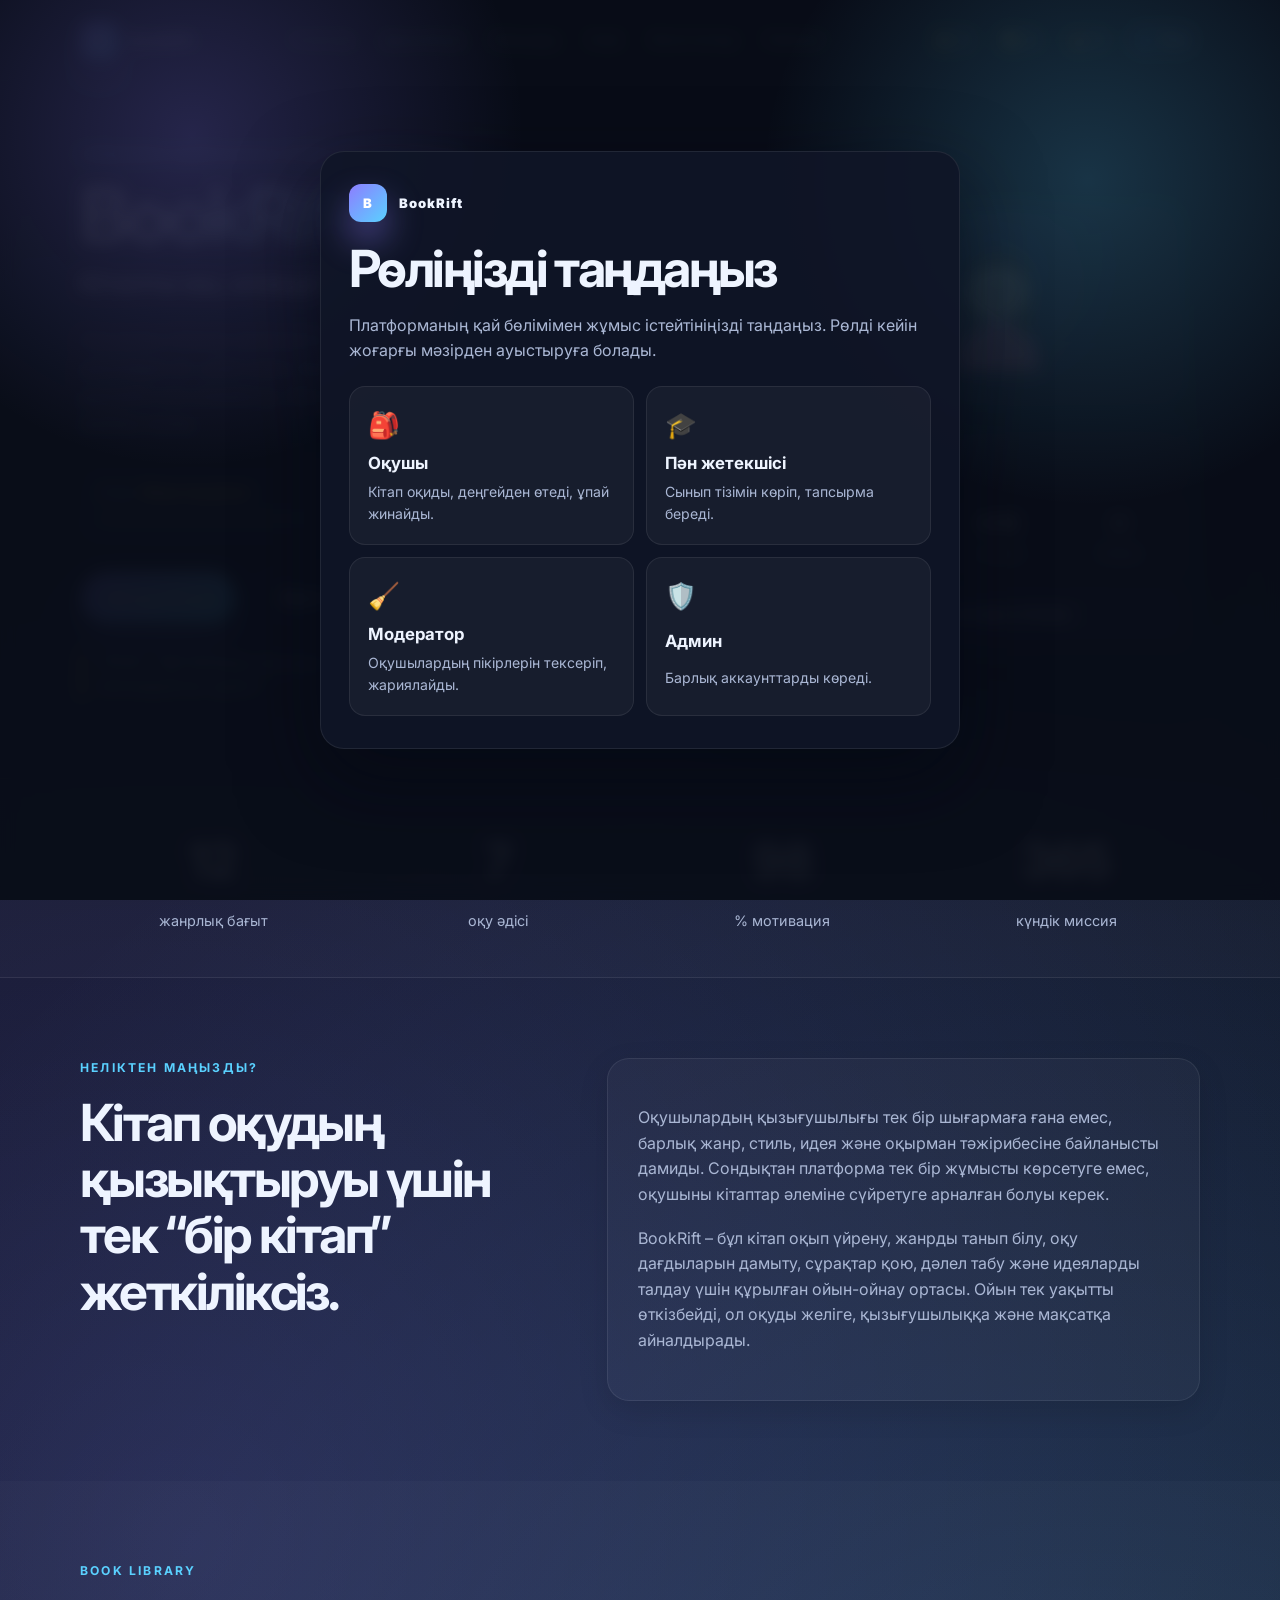
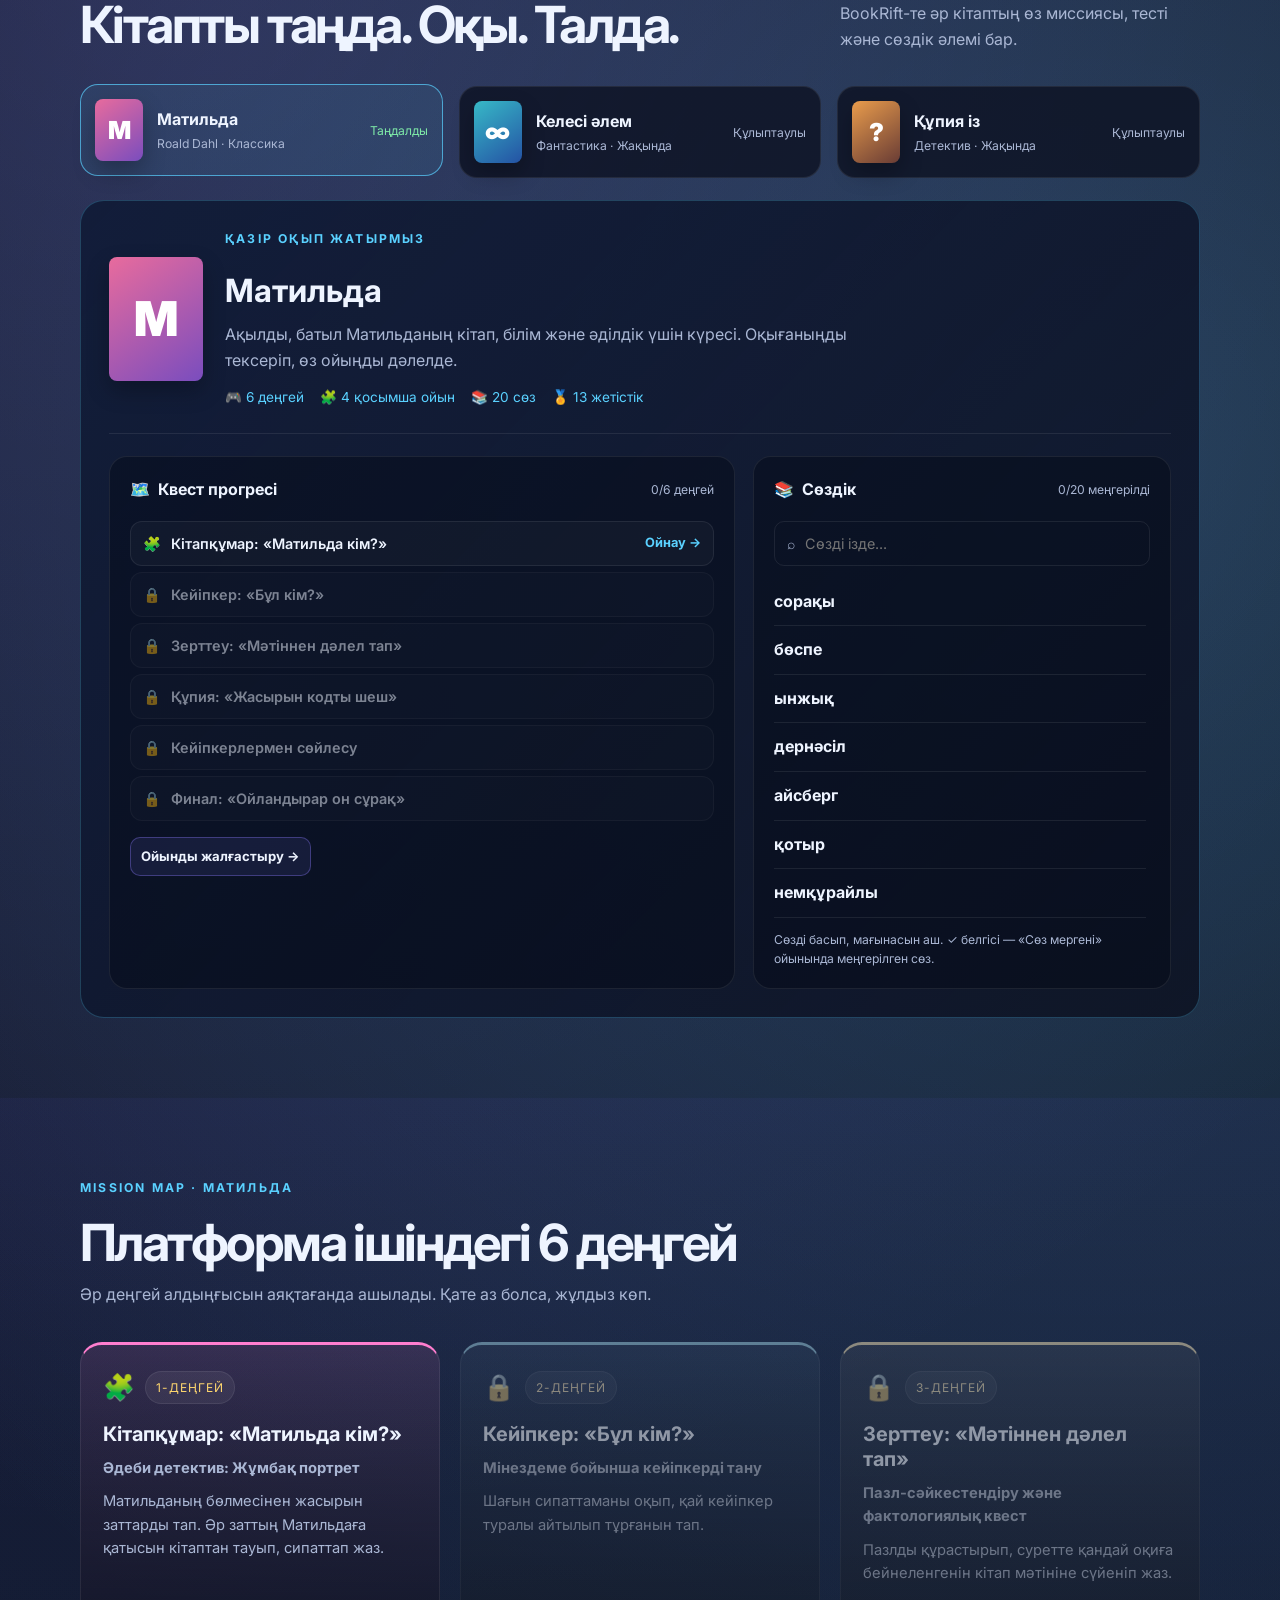
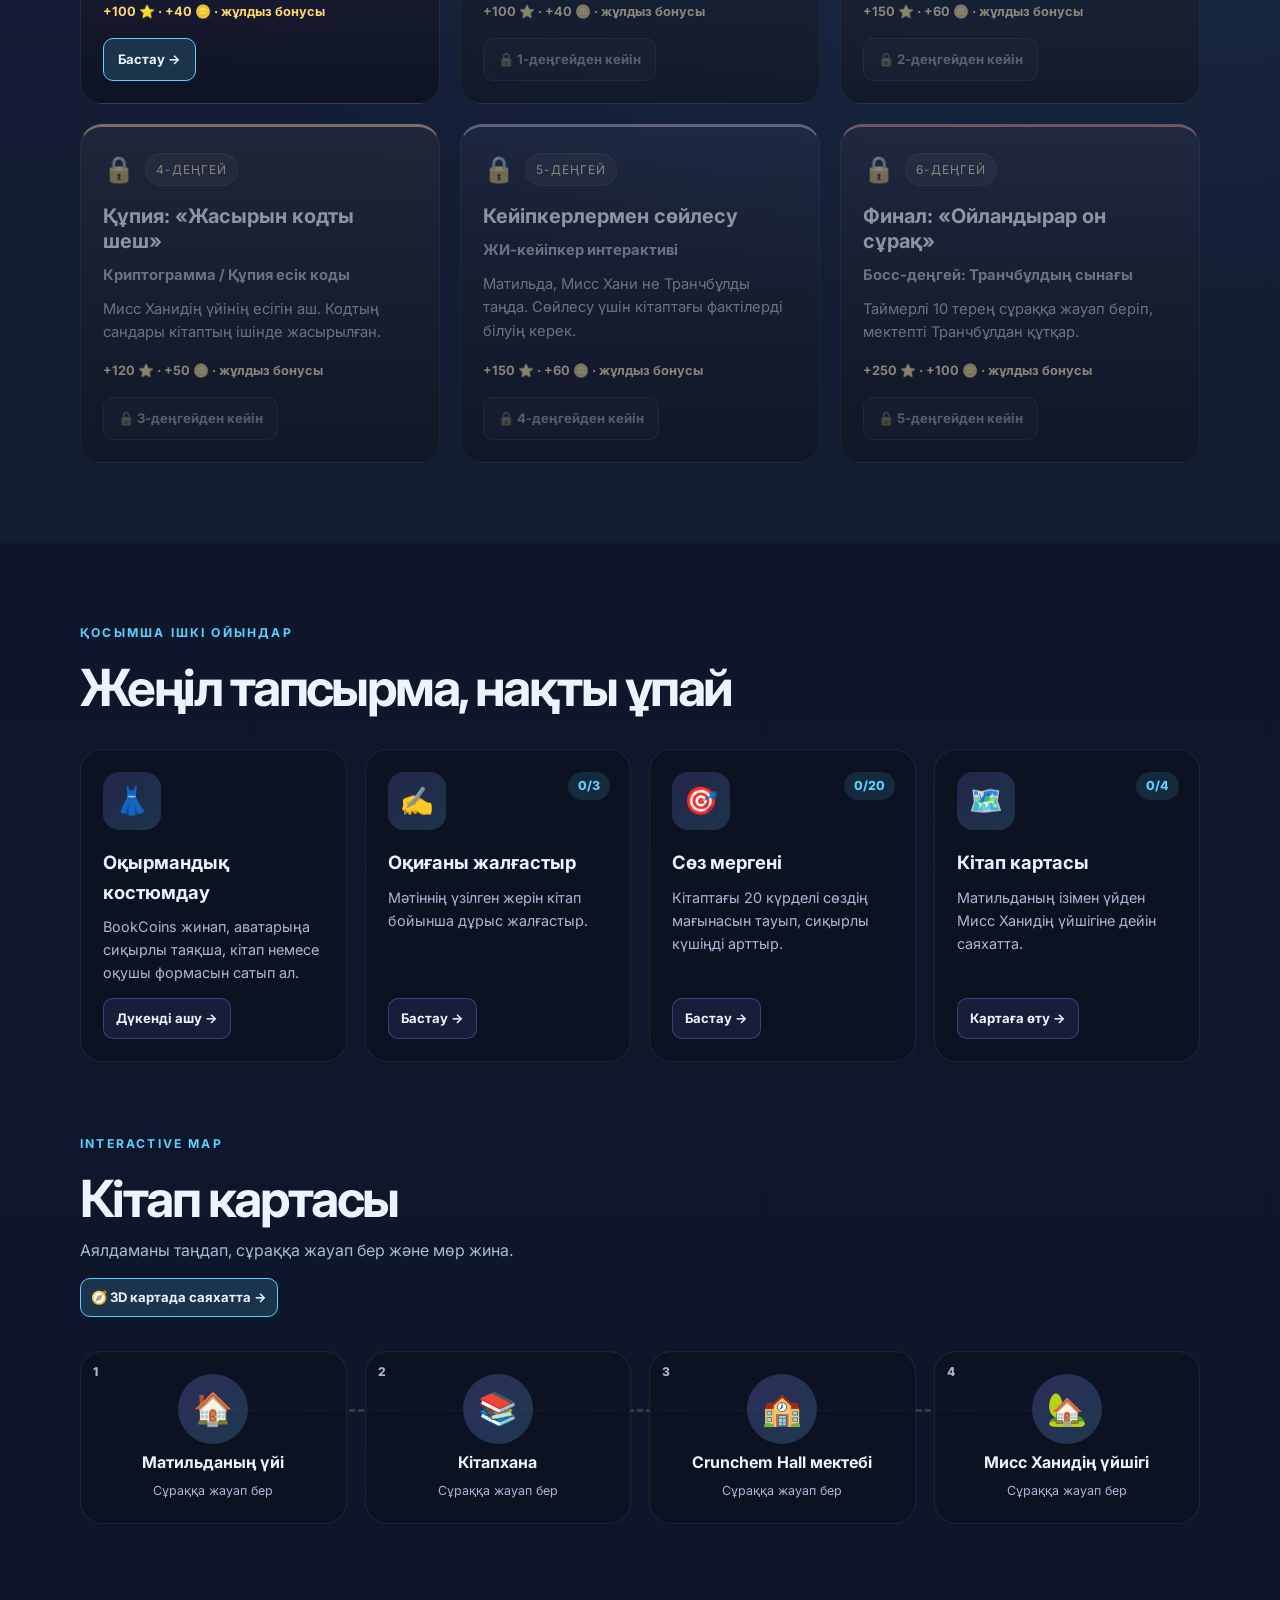
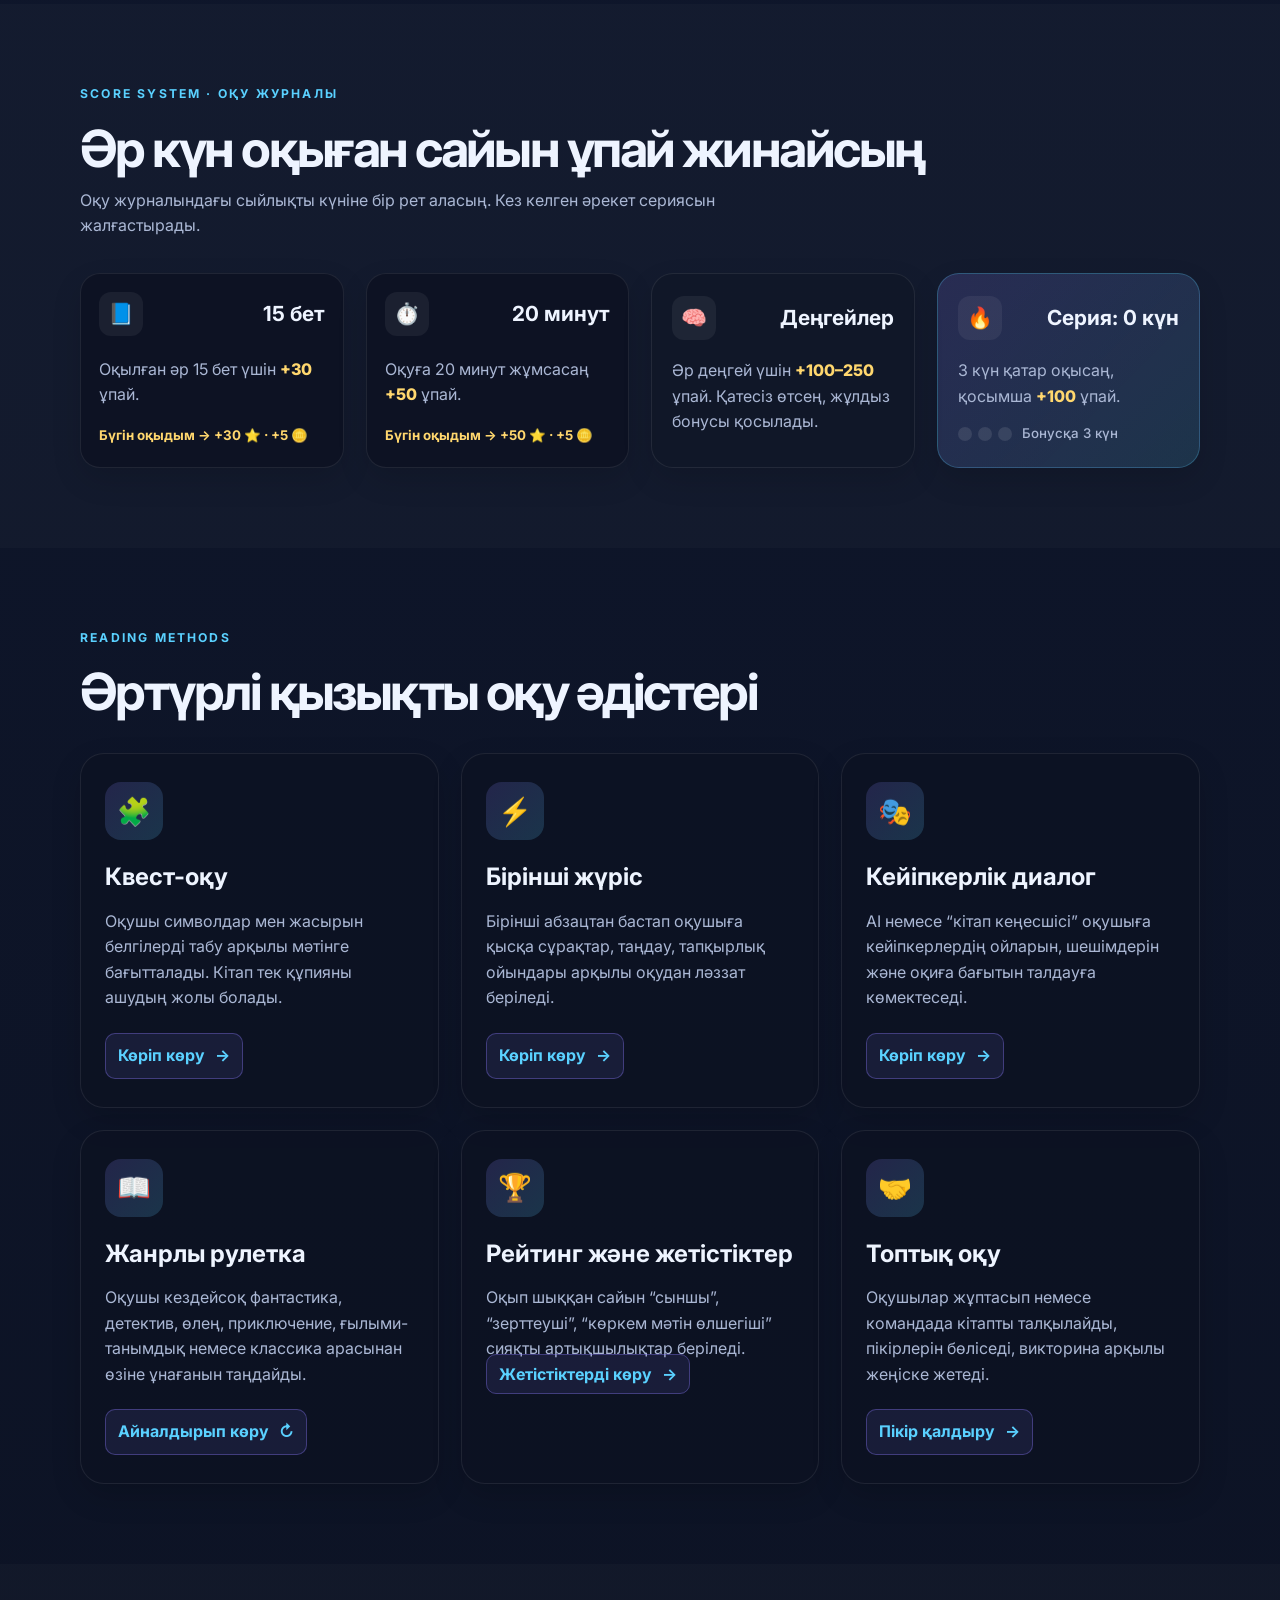
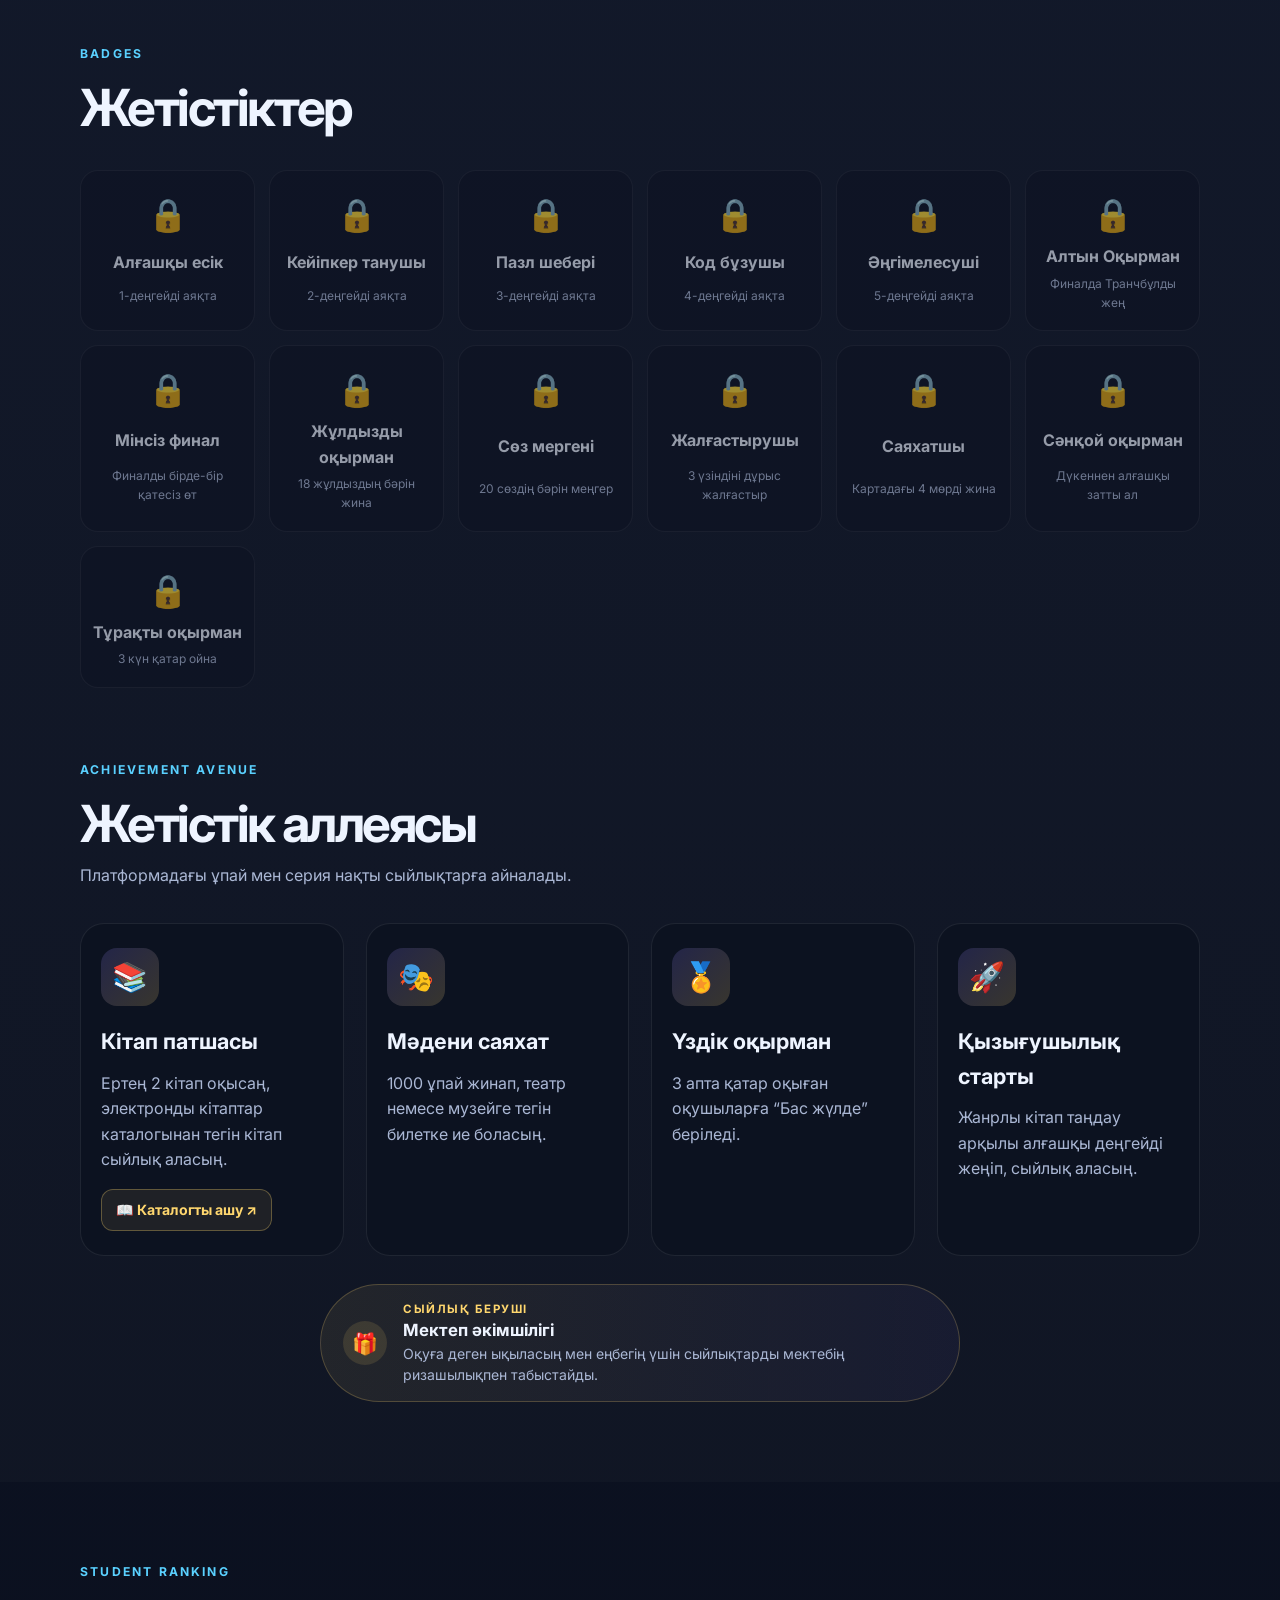
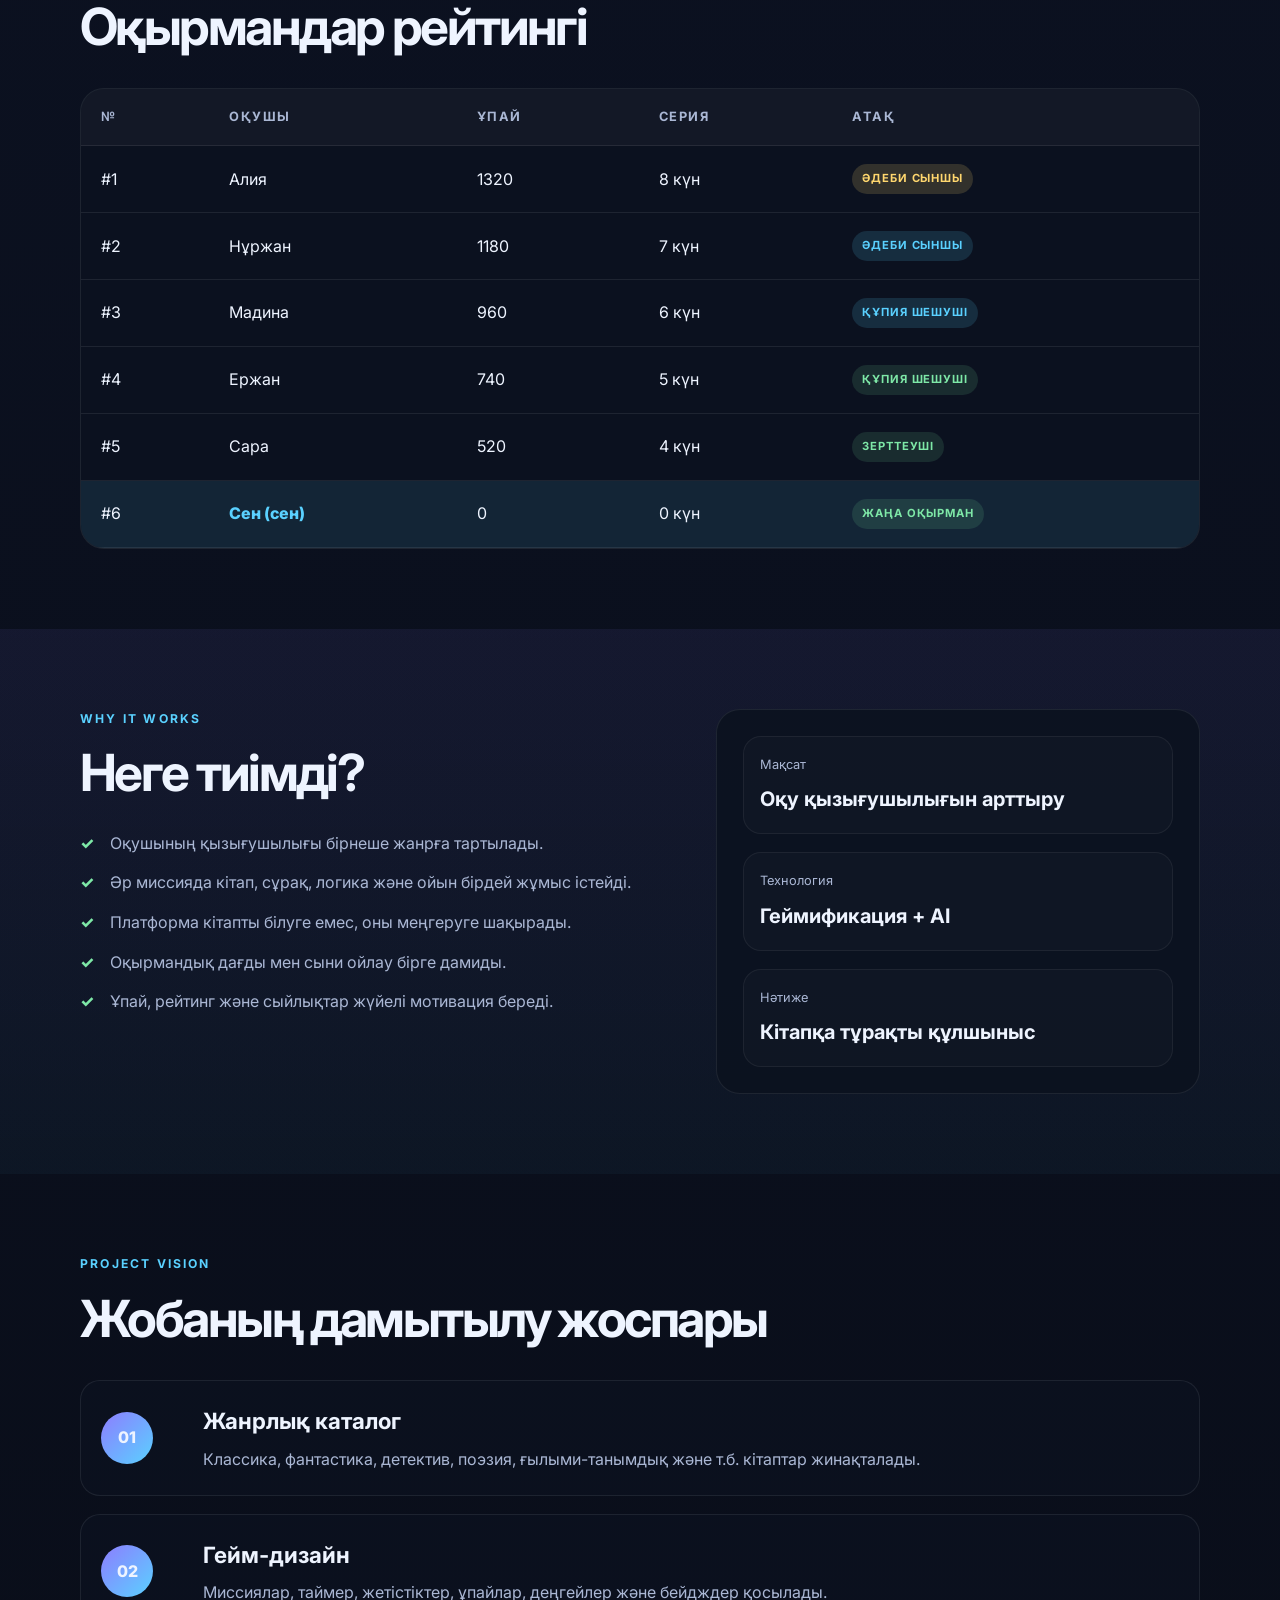
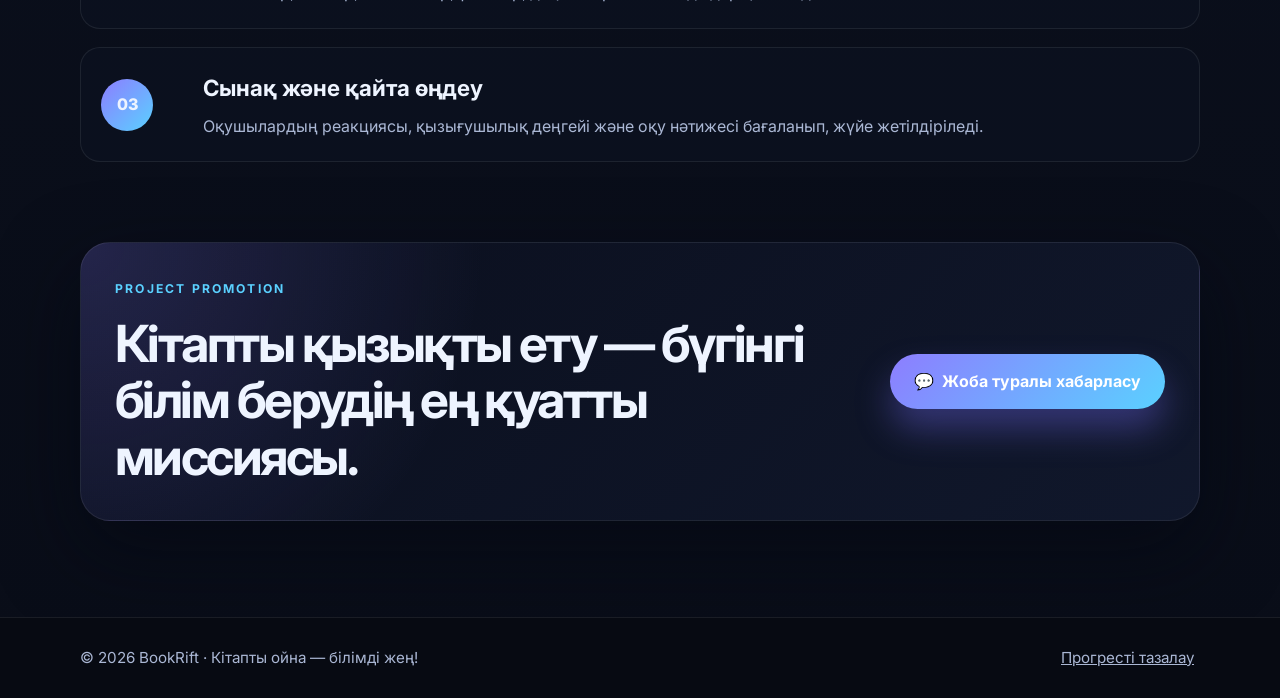
<file: index.html>
<!DOCTYPE html>
<html lang="kk">
  <head>
    <meta charset="UTF-8" />
    <meta name="viewport" content="width=device-width, initial-scale=1.0" />
    <meta
      name="description"
      content="BookRift — кітап оқуға, талдауға және ойын арқылы білім алуға арналған геймификацияланған платформа."
    />
    <title>BookRift — кітапты аш, әлемді таны.</title>
    <link rel="preconnect" href="https://fonts.googleapis.com" />
    <link rel="preconnect" href="https://fonts.gstatic.com" crossorigin />
    <link
      href="https://fonts.googleapis.com/css2?family=Inter:wght@400;500;600;700;800;900&display=swap"
      rel="stylesheet"
    />
    <link rel="stylesheet" href="styles.css" />
    <link rel="stylesheet" href="game.css" />
    <link rel="stylesheet" href="roles.css?v=2" />
  </head>
  <body class="game-page" id="top">
    <header class="site-header">
      <div class="container nav">
        <a class="brand" href="#top" aria-label="BookRift басты бет">
          <span class="brand-mark">B</span>
          <span>BookRift</span>
        </a>
        <nav class="nav-links" aria-label="Негізгі навигация">
          <a href="#books">Кітаптар</a>
          <a href="#levels">Деңгейлер</a>
          <a href="#extras">Ойындар</a>
          <a href="#points">Ұпай</a>
          <a href="#badges">Жетістіктер</a>
          <a href="#rating">Рейтинг</a>
        </nav>
        <div class="hud" aria-label="Ойыншы көрсеткіштері">
          <span class="hud-item" title="Ұпай (XP)">⭐ <strong id="hud-xp">0</strong></span>
          <span class="hud-item" title="BookCoins">🪙 <strong id="hud-coins">0</strong></span>
          <span class="hud-item" title="Күндік серия">🔥 <strong id="hud-streak">0</strong></span>
          <button class="hud-item role-chip" type="button" id="role-chip" title="Рөлді ауыстыру">👤 <strong id="role-chip-name">Рөл</strong></button>
        </div>
      </div>
    </header>

    <main>
      <!-- РӨЛ ПАНЕЛІ (админ / модератор / пән жетекшісі) -->
      <section class="section role-panel" id="role-panel" hidden>
        <div class="container" id="role-panel-body"></div>
      </section>

      <!-- HERO + ПРОФИЛЬ -->
      <section class="section game-hero">
        <div class="container game-hero-grid">
          <div>
            <p class="eyebrow">Геймификацияланған кітап платформасы</p>
            <h1>BookRift</h1>
            <p class="hero-tagline">Кітапты аш, әлемді таны.</p>
            <p class="lead">
              Оқушыны кітапқа жетелейтін ойын-квест: кітап таңда, жұмбақ шеш, деңгейден өт, ұпай жина. Басты ереже —
              кітапты оқымайынша келесі деңгейге өте алмайсың. Мәтінді оқу — жасырын кілттерді табудың жалғыз жолы.
            </p>
            <div class="rank-box">
              <div class="rank-row">
                <span>Атақ: <strong id="rank-name">Жаңа оқырман</strong></span>
                <span id="rank-next">Келесі атаққа: 150 ⭐</span>
              </div>
              <div class="xp-track"><span id="rank-fill"></span></div>
            </div>
            <div class="hero-actions">
              <button class="button button-primary" type="button" data-continue>Ойынды бастау</button>
              <a class="button button-secondary" href="#methods">Әдістерді ашу</a>
            </div>
            <blockquote class="hero-quote" id="daily-quote">“Кітап – бұл алғашқы бастама, ал ойын – оны мүмкіндіктерге айналдыратын құрал.”</blockquote>
          </div>

          <aside class="profile-card glass-card" aria-label="Ойыншы профилі">
            <div class="avatar-stage" id="profile-avatar"></div>
            <label class="name-field">
              <span>Оқырман аты</span>
              <input id="player-name" type="text" maxlength="20" placeholder="Атыңды жаз" autocomplete="off" />
            </label>
            <div class="profile-stats">
              <div><strong id="stat-levels">0/6</strong><span>деңгей</span></div>
              <div><strong id="stat-stars">0/18</strong><span>жұлдыз</span></div>
              <div><strong id="stat-badges">0</strong><span>бейдж</span></div>
            </div>
            <p class="profile-status" id="profile-status" hidden>🏅 Матильданың интеллектуалды досы</p>
            <button class="small-action wide" type="button" data-open="avatar">👗 Аватарды киіндіру</button>
          </aside>
        </div>
      </section>

      <section class="stats">
        <div class="container stats-grid">
          <div class="stat-item">
            <strong data-target="12">0</strong>
            <span>жанрлық бағыт</span>
          </div>
          <div class="stat-item">
            <strong data-target="7">0</strong>
            <span>оқу әдісі</span>
          </div>
          <div class="stat-item">
            <strong data-target="98">0</strong>
            <span>% мотивация</span>
          </div>
          <div class="stat-item">
            <strong data-target="365">0</strong>
            <span>күндік миссия</span>
          </div>
        </div>
      </section>

      <!-- ЖОБА -->
      <section id="about" class="section">
        <div class="container two-column">
          <div>
            <p class="eyebrow">Неліктен маңызды?</p>
            <h2>Кітап оқудың қызықтыруы үшін тек “бір кітап” жеткіліксіз.</h2>
          </div>
          <div class="text-panel">
            <p>
              Оқушылардың қызығушылығы тек бір шығармаға ғана емес, барлық жанр, стиль, идея және оқырман тәжірибесіне
              байланысты дамиды. Сондықтан платформа тек бір жұмысты көрсетуге емес, оқушыны кітаптар әлеміне сүйретуге
              арналған болуы керек.
            </p>
            <p>
              BookRift – бұл кітап оқып үйрену, жанрды танып білу, оқу дағдыларын дамыту, сұрақтар қою, дәлел табу
              және идеяларды талдау үшін құрылған ойын-ойнау ортасы. Ойын тек уақытты өткізбейді, ол оқуды желіге,
              қызығушылыққа және мақсатқа айналдырады.
            </p>
          </div>
        </div>
      </section>

      <!-- КІТАПТАР -->
      <section id="books" class="section muted">
        <div class="container">
          <div class="section-heading books-heading">
            <div>
              <p class="eyebrow">Book library</p>
              <h2>Кітапты таңда. Оқы. Талда.</h2>
            </div>
            <p>BookRift-те әр кітаптың өз миссиясы, тесті және сөздік әлемі бар.</p>
          </div>

          <div class="book-catalog" role="list" aria-label="Кітаптар каталогы">
            <button class="book-card selected" type="button" data-book="matilda" role="listitem" aria-pressed="true">
              <span class="book-cover matilda-cover">M</span>
              <span class="book-card-copy"><strong>Матильда</strong><small>Roald Dahl · Классика</small></span>
              <span class="book-status">Таңдалды</span>
            </button>
            <button class="book-card" type="button" data-book="future" role="listitem" aria-pressed="false">
              <span class="book-cover future-cover">∞</span>
              <span class="book-card-copy"><strong>Келесі әлем</strong><small>Фантастика · Жақында</small></span>
              <span class="book-status">Құлыптаулы</span>
            </button>
            <button class="book-card" type="button" data-book="detective" role="listitem" aria-pressed="false">
              <span class="book-cover detective-cover">?</span>
              <span class="book-card-copy"><strong>Құпия із</strong><small>Детектив · Жақында</small></span>
              <span class="book-status">Құлыптаулы</span>
            </button>
          </div>

          <div class="book-workspace" id="matilda-workspace">
            <div class="book-intro">
              <div class="book-cover large matilda-cover">M</div>
              <div>
                <p class="eyebrow">Қазір оқып жатырмыз</p>
                <h3>Матильда</h3>
                <p>Ақылды, батыл Матильданың кітап, білім және әділдік үшін күресі. Оқығаныңды тексеріп, өз ойыңды дәлелде.</p>
                <div class="book-meta"><span>🎮 6 деңгей</span><span>🧩 4 қосымша ойын</span><span>📚 20 сөз</span><span>🏅 13 жетістік</span></div>
              </div>
            </div>

            <div class="analysis-grid">
              <div class="analysis-panel">
                <div class="panel-title"><span>🗺️</span><strong>Квест прогресі</strong><span class="panel-note" id="quest-note">0/6 деңгей</span></div>
                <ol class="mini-quest" id="mini-quest"></ol>
                <button class="small-action" type="button" data-continue>Ойынды жалғастыру →</button>
              </div>

              <div class="analysis-panel terms-panel">
                <div class="panel-title"><span>📚</span><strong>Сөздік</strong><span class="panel-note" id="terms-note">0/20 меңгерілді</span></div>
                <label class="term-search"><span>⌕</span><input id="term-search" type="search" placeholder="Сөзді ізде..." aria-label="Сөзді іздеу"></label>
                <div class="terms-list" id="terms-list"></div>
                <p class="term-hint">Сөзді басып, мағынасын аш. ✓ белгісі — «Сөз мергені» ойынында меңгерілген сөз.</p>
              </div>
            </div>
          </div>
        </div>
      </section>

      <!-- 6 ДЕҢГЕЙ -->
      <section id="levels" class="section accent">
        <div class="container">
          <div class="section-heading">
            <p class="eyebrow">Mission map · Матильда</p>
            <h2>Платформа ішіндегі 6 деңгей</h2>
            <p class="section-sub">Әр деңгей алдыңғысын аяқтағанда ашылады. Қате аз болса, жұлдыз көп.</p>
          </div>
          <div class="quest-path" id="level-list"></div>
        </div>
      </section>

      <!-- ҚОСЫМША ОЙЫНДАР -->
      <section id="extras" class="section">
        <div class="container">
          <div class="section-heading">
            <p class="eyebrow">Қосымша ішкі ойындар</p>
            <h2>Жеңіл тапсырма, нақты ұпай</h2>
          </div>
          <div class="extras-grid">
            <article class="extra-card">
              <div class="icon">👗</div>
              <h3>Оқырмандық костюмдау</h3>
              <p>BookCoins жинап, аватарыңа сиқырлы таяқша, кітап немесе оқушы формасын сатып ал.</p>
              <button class="small-action" type="button" data-open="avatar">Дүкенді ашу →</button>
            </article>
            <article class="extra-card">
              <div class="icon">✍️</div>
              <h3>Оқиғаны жалғастыр</h3>
              <p>Мәтіннің үзілген жерін кітап бойынша дұрыс жалғастыр.</p>
              <span class="extra-progress" id="story-progress">0/3</span>
              <button class="small-action" type="button" data-open="story">Бастау →</button>
            </article>
            <article class="extra-card">
              <div class="icon">🎯</div>
              <h3>Сөз мергені</h3>
              <p>Кітаптағы 20 күрделі сөздің мағынасын тауып, сиқырлы күшіңді арттыр.</p>
              <span class="extra-progress" id="words-progress">0/20</span>
              <button class="small-action" type="button" data-open="words">Бастау →</button>
            </article>
            <article class="extra-card">
              <div class="icon">🗺️</div>
              <h3>Кітап картасы</h3>
              <p>Матильданың ізімен үйден Мисс Ханидің үйшігіне дейін саяхатта.</p>
              <span class="extra-progress" id="map-progress">0/4</span>
              <a class="small-action" href="#map">Картаға өту →</a>
            </article>
          </div>

          <div class="section-heading map-heading" id="map">
            <p class="eyebrow">Interactive map</p>
            <h2>Кітап картасы</h2>
            <p class="section-sub">Аялдаманы таңдап, сұраққа жауап бер және мөр жина.</p>
            <a class="small-action primary map-3d-link" href="/matilda/">🧭 3D картада саяхатта →</a>
          </div>
          <div class="book-map" id="book-map"></div>
        </div>
      </section>

      <!-- ҰПАЙ ЖҮЙЕСІ + ОҚУ ЖУРНАЛЫ -->
      <section id="points" class="section muted">
        <div class="container">
          <div class="section-heading">
            <p class="eyebrow">Score system · Оқу журналы</p>
            <h2>Әр күн оқыған сайын ұпай жинайсың</h2>
            <p class="section-sub">Оқу журналындағы сыйлықты күніне бір рет аласың. Кез келген әрекет сериясын жалғастырады.</p>
          </div>

          <div class="points-grid">
            <button class="points-card daily-card" type="button" data-daily="pages">
              <span class="points-head"><span class="mini-badge">📘</span><strong>15 бет</strong></span>
              <span class="points-text">Оқылған әр 15 бет үшін <span>+30</span> ұпай.</span>
              <small>Бүгін оқыдым → +30 ⭐ · +5 🪙</small>
            </button>
            <button class="points-card daily-card" type="button" data-daily="minutes">
              <span class="points-head"><span class="mini-badge">⏱️</span><strong>20 минут</strong></span>
              <span class="points-text">Оқуға 20 минут жұмсасаң <span>+50</span> ұпай.</span>
              <small>Бүгін оқыдым → +50 ⭐ · +5 🪙</small>
            </button>
            <article class="points-card">
              <div class="points-head"><span class="mini-badge">🧠</span><strong>Деңгейлер</strong></div>
              <p>Әр деңгей үшін <span>+100–250</span> ұпай. Қатесіз өтсең, жұлдыз бонусы қосылады.</p>
            </article>
            <article class="points-card highlight">
              <div class="points-head"><span class="mini-badge">🔥</span><strong id="streak-text">Серия: 0 күн</strong></div>
              <p>3 күн қатар оқысаң, қосымша <span>+100</span> ұпай.</p>
              <div class="streak-dots" id="streak-dots"></div>
            </article>
          </div>
        </div>
      </section>

      <!-- ОҚУ ӘДІСТЕРІ -->
      <section id="methods" class="section">
        <div class="container">
          <div class="section-heading">
            <p class="eyebrow">Reading methods</p>
            <h2>Әртүрлі қызықты оқу әдістері</h2>
          </div>

          <div class="features-grid">
            <article class="feature-card">
              <div class="icon">🧩</div>
              <h3>Квест-оқу</h3>
              <p>Оқушы символдар мен жасырын белгілерді табу арқылы мәтінге бағытталады. Кітап тек құпияны ашудың жолы болады.</p>
              <button class="demo-trigger" type="button" data-demo="quest">Көріп көру <span>→</span></button>
              <div class="method-demo" data-demo-panel="quest" hidden>
                <strong>Құпия сөзді тап</strong>
                <p>Мәтіннен қай сөз артық екенін таңда:</p>
                <div class="choice-row">
                  <button type="button" class="choice-button" data-answer="wrong">орман</button>
                  <button type="button" class="choice-button" data-answer="correct">кілт</button>
                  <button type="button" class="choice-button" data-answer="wrong">жол</button>
                </div>
                <small class="demo-result" aria-live="polite"></small>
              </div>
            </article>
            <article class="feature-card">
              <div class="icon">⚡</div>
              <h3>Бірінші жүріс</h3>
              <p>Бірінші абзацтан бастап оқушыға қысқа сұрақтар, таңдау, тапқырлық ойындары арқылы оқудан ләззат беріледі.</p>
              <button class="demo-trigger" type="button" data-demo="opening">Көріп көру <span>→</span></button>
              <div class="method-demo" data-demo-panel="opening" hidden>
                <strong>Оқиға қалай жалғасады?</strong>
                <p>«Есік өздігінен ашылды...»</p>
                <div class="choice-stack">
                  <button type="button" class="choice-button" data-answer="correct">Ішке кіреді</button>
                  <button type="button" class="choice-button" data-answer="wrong">Кітапты жабады</button>
                </div>
                <small class="demo-result" aria-live="polite"></small>
              </div>
            </article>
            <article class="feature-card">
              <div class="icon">🎭</div>
              <h3>Кейіпкерлік диалог</h3>
              <p>AI немесе “кітап кеңесшісі” оқушыға кейіпкерлердің ойларын, шешімдерін және оқиға бағытын талдауға көмектеседі.</p>
              <button class="demo-trigger" type="button" data-demo="dialogue">Көріп көру <span>→</span></button>
              <div class="method-demo" data-demo-panel="dialogue" hidden>
                <strong>Кейіпкерге кеңес бер</strong>
                <p>«Мен қорқып тұрмын. Не істеймін?»</p>
                <div class="choice-stack">
                  <button type="button" class="choice-button" data-answer="correct">Бір қадам жасап көр</button>
                  <button type="button" class="choice-button" data-answer="wrong">Бәрінен қаш</button>
                </div>
                <small class="demo-result" aria-live="polite"></small>
              </div>
            </article>
            <article class="feature-card">
              <div class="icon">📖</div>
              <h3>Жанрлы рулетка</h3>
              <p>Оқушы кездейсоқ фантастика, детектив, өлең, приключение, ғылыми-танымдық немесе классика арасынан өзіне ұнағанын таңдайды.</p>
              <button class="demo-trigger" type="button" data-demo="roulette">Айналдырып көру <span>↻</span></button>
              <div class="method-demo" data-demo-panel="roulette" hidden>
                <strong>Бүгінгі жанрың</strong>
                <div class="roulette-result">?</div>
                <button type="button" class="small-action roulette-button">Рулетканы айналдыр</button>
              </div>
            </article>
            <article class="feature-card">
              <div class="icon">🏆</div>
              <h3>Рейтинг және жетістіктер</h3>
              <p>Оқып шыққан сайын “сыншы”, “зерттеуші”, “көркем мәтін өлшегіші” сияқты артықшылықтар беріледі.</p>
              <a class="demo-trigger" href="#badges">Жетістіктерді көру <span>→</span></a>
            </article>
            <article class="feature-card">
              <div class="icon">🤝</div>
              <h3>Топтық оқу</h3>
              <p>Оқушылар жұптасып немесе командада кітапты талқылайды, пікірлерін бөліседі, викторина арқылы жеңіске жетеді.</p>
              <button class="demo-trigger" type="button" data-demo="team">Пікір қалдыру <span>→</span></button>
              <div class="method-demo" data-demo-panel="team" hidden>
                <strong>Командаға қосыл</strong>
                <p>Кітап туралы бір сөз жаз:</p>
                <div class="team-input"><input type="text" placeholder="Мысалы: батылдық" maxlength="24"><button type="button" class="small-action team-button">Жіберу</button></div>
                <small class="demo-result team-result" aria-live="polite"></small>
                <a class="whatsapp-join" href="https://wa.me/77055423622?text=%D0%A1%D3%99%D0%BB%D0%B5%D0%BC%D0%B5%D1%82%D1%81%D1%96%D0%B7%20%D0%B1%D0%B5%21%20BookRift%20%D0%BA%D0%BE%D0%BC%D0%B0%D0%BD%D0%B4%D0%B0%D1%81%D1%8B%D0%BD%D0%B0%20%D2%9B%D0%BE%D1%81%D1%8B%D0%BB%D2%93%D1%8B%D0%BC%20%D0%BA%D0%B5%D0%BB%D0%B5%D0%B4%D1%96." target="_blank" rel="noopener noreferrer">
                  💬 WhatsApp арқылы командаға қосылу
                  <small>+7 705 542 3622</small>
                </a>
              </div>
            </article>
          </div>
        </div>
      </section>

      <!-- ЖЕТІСТІКТЕР -->
      <section id="badges" class="section muted">
        <div class="container">
          <div class="section-heading">
            <p class="eyebrow">Badges</p>
            <h2>Жетістіктер</h2>
          </div>
          <div class="badge-grid" id="badge-grid"></div>

          <div class="section-heading map-heading">
            <p class="eyebrow">Achievement avenue</p>
            <h2>Жетістік аллеясы</h2>
            <p class="section-sub">Платформадағы ұпай мен серия нақты сыйлықтарға айналады.</p>
          </div>
          <div class="reward-grid">
            <article class="reward-card">
              <div class="reward-icon">📚</div>
              <h3>Кітап патшасы</h3>
              <p>Ертең 2 кітап оқысаң, электронды кітаптар каталогынан тегін кітап сыйлық аласың.</p>
              <a
                class="reward-link"
                href="https://drive.google.com/drive/folders/1kIbcBVDKaQyXXxVSRjhftJBc-YT-2FfF?usp=sharing"
                target="_blank"
                rel="noopener noreferrer"
              >📖 Каталогты ашу ↗</a>
            </article>
            <article class="reward-card">
              <div class="reward-icon">🎭</div>
              <h3>Мәдени саяхат</h3>
              <p>1000 ұпай жинап, театр немесе музейге тегін билетке ие боласың.</p>
            </article>
            <article class="reward-card">
              <div class="reward-icon">🏅</div>
              <h3>Үздік оқырман</h3>
              <p>3 апта қатар оқыған оқушыларға “Бас жүлде” беріледі.</p>
            </article>
            <article class="reward-card">
              <div class="reward-icon">🚀</div>
              <h3>Қызығушылық старты</h3>
              <p>Жанрлы кітап таңдау арқылы алғашқы деңгейді жеңіп, сыйлық аласың.</p>
            </article>
          </div>
          <aside class="reward-sponsor" aria-label="Сыйлық беруші">
            <span class="reward-sponsor-icon" aria-hidden="true">🎁</span>
            <p>
              <span class="reward-sponsor-label">Сыйлық беруші</span>
              <strong>Мектеп әкімшілігі</strong>
              <span class="reward-sponsor-text">Оқуға деген ықыласың мен еңбегің үшін сыйлықтарды мектебің ризашылықпен табыстайды.</span>
            </p>
          </aside>
        </div>
      </section>

      <!-- РЕЙТИНГ -->
      <section id="rating" class="section">
        <div class="container">
          <div class="section-heading">
            <p class="eyebrow">Student ranking</p>
            <h2>Оқырмандар рейтингі</h2>
          </div>
          <div class="leaderboard-wrap">
            <table class="leaderboard-table">
              <thead>
                <tr>
                  <th>№</th>
                  <th>Оқушы</th>
                  <th>Ұпай</th>
                  <th>Серия</th>
                  <th>Атақ</th>
                </tr>
              </thead>
              <tbody id="game-leaderboard"></tbody>
            </table>
          </div>
        </div>
      </section>

      <!-- ӘСЕР -->
      <section id="impact" class="section accent">
        <div class="container impact-layout">
          <div>
            <p class="eyebrow">WHY IT WORKS</p>
            <h2>Неге тиімді?</h2>
            <ul class="check-list">
              <li>Оқушының қызығушылығы бірнеше жанрға тартылады.</li>
              <li>Әр миссияда кітап, сұрақ, логика және ойын бірдей жұмыс істейді.</li>
              <li>Платформа кітапты білуге емес, оны меңгеруге шақырады.</li>
              <li>Оқырмандық дағды мен сыни ойлау бірге дамиды.</li>
              <li>Ұпай, рейтинг және сыйлықтар жүйелі мотивация береді.</li>
            </ul>
          </div>

          <div class="impact-box">
            <div class="impact-item">
              <span class="label">Мақсат</span>
              <strong>Оқу қызығушылығын арттыру</strong>
            </div>
            <div class="impact-item">
              <span class="label">Технология</span>
              <strong>Геймификация + AI</strong>
            </div>
            <div class="impact-item">
              <span class="label">Нәтиже</span>
              <strong>Кітапқа тұрақты құлшыныс</strong>
            </div>
          </div>
        </div>
      </section>

      <section class="section">
        <div class="container roadmap">
          <div class="section-heading">
            <p class="eyebrow">Project vision</p>
            <h2>Жобаның дамытылу жоспары</h2>
          </div>
          <div class="timeline">
            <div class="timeline-item">
              <span>01</span>
              <div>
                <h3>Жанрлық каталог</h3>
                <p>Классика, фантастика, детектив, поэзия, ғылыми-танымдық және т.б. кітаптар жинақталады.</p>
              </div>
            </div>
            <div class="timeline-item">
              <span>02</span>
              <div>
                <h3>Гейм-дизайн</h3>
                <p>Миссиялар, таймер, жетістіктер, ұпайлар, деңгейлер және бейдждер қосылады.</p>
              </div>
            </div>
            <div class="timeline-item">
              <span>03</span>
              <div>
                <h3>Сынақ және қайта өңдеу</h3>
                <p>Оқушылардың реакциясы, қызығушылық деңгейі және оқу нәтижесі бағаланып, жүйе жетілдіріледі.</p>
              </div>
            </div>
          </div>
        </div>
      </section>

      <section id="cta" class="cta">
        <div class="container cta-box">
          <div>
            <p class="eyebrow">Project promotion</p>
            <h2>Кітапты қызықты ету — бүгінгі білім берудің ең қуатты миссиясы.</h2>
          </div>
          <div class="cta-contact">
            <a class="button button-primary whatsapp-button" href="https://wa.me/77055423622?text=%D0%A1%D3%99%D0%BB%D0%B5%D0%BC%D0%B5%D1%82%D1%81%D1%96%D0%B7%20%D0%B1%D0%B5%21%20BookRift%20%D0%B6%D0%BE%D0%B1%D0%B0%D1%81%D1%8B%20%D1%82%D1%83%D1%80%D0%B0%D0%BB%D1%8B%20%D1%85%D0%B0%D0%B1%D0%B0%D1%80%D0%BB%D0%B0%D1%81%D1%8B%D0%BF%20%D1%82%D2%B1%D1%80%D0%BC%D1%8B%D0%BD." target="_blank" rel="noopener noreferrer">
              <span aria-hidden="true">💬</span> Жоба туралы хабарласу
            </a>
          </div>
        </div>
      </section>
    </main>

    <footer class="site-footer">
      <div class="container footer-row">
        <p>© <span id="year"></span> BookRift · Кітапты ойна — білімді жең!</p>
        <button class="link-button" type="button" id="reset-progress">Прогресті тазалау</button>
      </div>
    </footer>

    <dialog class="game-dialog" id="game-dialog" aria-labelledby="dialog-title">
      <div class="dialog-head">
        <div>
          <p class="eyebrow" id="dialog-eyebrow"></p>
          <h2 id="dialog-title"></h2>
        </div>
        <button class="dialog-close" type="button" id="dialog-close" aria-label="Жабу">✕</button>
      </div>
      <div class="dialog-body" id="dialog-body"></div>
    </dialog>

    <div class="toast-stack" id="toast-stack" aria-live="polite"></div>

    <div class="role-picker" id="role-picker" hidden>
      <div class="role-picker-card">
        <div class="brand"><span class="brand-mark">B</span><span>BookRift</span></div>
        <h2>Рөліңізді таңдаңыз</h2>
        <p class="muted-text">Платформаның қай бөлімімен жұмыс істейтініңізді таңдаңыз. Рөлді кейін жоғарғы мәзірден ауыстыруға болады.</p>
        <div class="role-options" id="role-options"></div>
      </div>
    </div>

    <script src="script.js?v=3"></script>
    <script src="game.js?v=3"></script>
    <script src="roles.js?v=2"></script>
  </body>
</html>
</file>
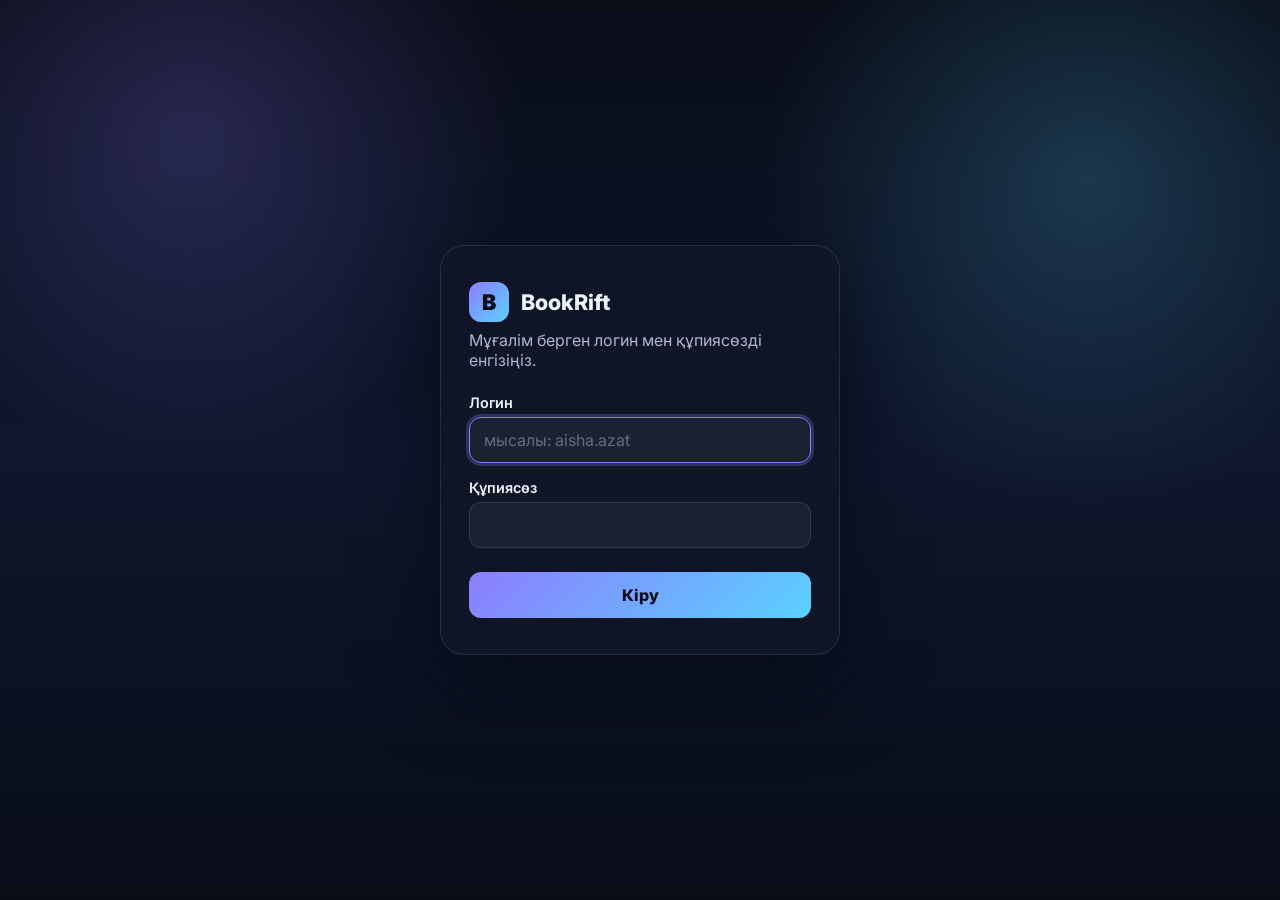
<file: login.html>
<!DOCTYPE html>
<html lang="kk">
  <head>
    <meta charset="UTF-8" />
    <meta name="viewport" content="width=device-width, initial-scale=1.0" />
    <meta name="robots" content="noindex" />
    <title>BookRift — Кіру</title>
    <link rel="preconnect" href="https://fonts.googleapis.com" />
    <link rel="preconnect" href="https://fonts.gstatic.com" crossorigin />
    <link href="https://fonts.googleapis.com/css2?family=Inter:wght@400;500;600;700;800&display=swap" rel="stylesheet" />
    <!-- styles.css кірмей тұрып жабық, сондықтан стиль осы жерде -->
    <style>
      :root {
        --primary: #8d7dff;
        --primary-2: #5ad1ff;
        --text: #eef4ff;
        --muted: #aab7d4;
        --line: rgba(255, 255, 255, 0.1);
        --danger: #ff8a9a;
      }
      * { box-sizing: border-box; }
      body {
        margin: 0;
        min-height: 100vh;
        display: grid;
        place-items: center;
        padding: 24px 16px;
        background:
          radial-gradient(circle at 15% 15%, rgba(141, 125, 255, 0.22), transparent 25%),
          radial-gradient(circle at 85% 20%, rgba(90, 209, 255, 0.2), transparent 25%),
          linear-gradient(180deg, #090d18 0%, #0f172d 50%, #090d18 100%);
        color: var(--text);
        font-family: "Inter", sans-serif;
      }
      .card {
        width: 100%;
        max-width: 400px;
        padding: 36px 28px;
        border-radius: 24px;
        background: rgba(16, 22, 39, 0.82);
        border: 1px solid var(--line);
        box-shadow: 0 30px 80px rgba(4, 8, 18, 0.55);
        backdrop-filter: blur(12px);
      }
      .brand { display: flex; align-items: center; gap: 12px; font-weight: 800; font-size: 1.35rem; margin-bottom: 8px; }
      .brand-mark {
        display: grid; place-items: center;
        width: 40px; height: 40px; border-radius: 12px;
        background: linear-gradient(135deg, var(--primary), var(--primary-2));
        color: #090d18; font-weight: 900;
      }
      p.sub { margin: 0 0 24px; color: var(--muted); }
      label { display: block; font-size: 0.9rem; font-weight: 600; margin: 16px 0 6px; }
      input {
        width: 100%;
        padding: 12px 14px;
        border-radius: 12px;
        border: 1px solid var(--line);
        background: rgba(255, 255, 255, 0.05);
        color: var(--text);
        font: inherit;
        outline: none;
      }
      input::placeholder { color: rgba(170, 183, 212, 0.5); }
      input:focus { border-color: var(--primary); box-shadow: 0 0 0 3px rgba(141, 125, 255, 0.25); }
      button {
        width: 100%;
        margin-top: 24px;
        padding: 13px;
        border: 0;
        border-radius: 12px;
        background: linear-gradient(135deg, var(--primary), var(--primary-2));
        color: #090d18;
        font: inherit;
        font-weight: 800;
        cursor: pointer;
      }
      button:hover { filter: brightness(1.08); }
      .error {
        display: none;
        margin-top: 16px;
        padding: 10px 12px;
        border-radius: 10px;
        background: rgba(255, 138, 154, 0.12);
        border: 1px solid rgba(255, 138, 154, 0.35);
        color: var(--danger);
        font-size: 0.92rem;
      }
      .error.show { display: block; }
    </style>
  </head>
  <body>
    <main class="card">
      <div class="brand"><span class="brand-mark">B</span><span>BookRift</span></div>
      <p class="sub">Мұғалім берген логин мен құпиясөзді енгізіңіз.</p>

      <form method="POST" action="/api/login">
        <label for="login">Логин</label>
        <input id="login" name="login" type="text" autocomplete="username" autocapitalize="none" autocorrect="off" spellcheck="false" placeholder="мысалы: aisha.azat" required autofocus />

        <label for="password">Құпиясөз</label>
        <input id="password" name="password" type="password" autocomplete="current-password" required />

        <div class="error" id="error" role="alert">Логин немесе құпиясөз қате. Мұғаліміңнен тексеріп ал.</div>

        <button type="submit">Кіру</button>
      </form>
    </main>
    <script>
      if (new URLSearchParams(location.search).has('error')) {
        document.getElementById('error').classList.add('show');
      }
    </script>
  </body>
</html>
</file>
<file: styles.css>
:root {
  --bg: #090d18;
  --bg-soft: #121c35;
  --panel: rgba(16, 22, 39, 0.78);
  --primary: #8d7dff;
  --primary-2: #5ad1ff;
  --primary-3: #ff7ecf;
  --accent: #ffd76e;
  --success: #7ee8a7;
  --text: #eef4ff;
  --muted: #aab7d4;
  --line: rgba(255, 255, 255, 0.08);
  --shadow: 0 30px 80px rgba(4, 8, 18, 0.55);
}

* {
  box-sizing: border-box;
}

html {
  scroll-behavior: smooth;
}

body {
  margin: 0;
  min-height: 100vh;
  background:
    radial-gradient(circle at 15% 15%, rgba(141, 125, 255, 0.22), transparent 18%),
    radial-gradient(circle at 85% 20%, rgba(90, 209, 255, 0.2), transparent 18%),
    linear-gradient(180deg, #090d18 0%, #0f172d 40%, #090d18 100%);
  color: var(--text);
  font-family: "Inter", sans-serif;
  line-height: 1.6;
}

a {
  color: inherit;
  text-decoration: none;
}

img {
  max-width: 100%;
  display: block;
}

.container {
  width: min(1120px, calc(100% - 32px));
  margin: 0 auto;
}

.site-header {
  position: sticky;
  top: 0;
  z-index: 30;
  backdrop-filter: blur(18px);
  background: rgba(9, 13, 24, 0.62);
  border-bottom: 1px solid var(--line);
}

.nav {
  display: flex;
  align-items: center;
  justify-content: space-between;
  min-height: 80px;
}

.brand {
  display: flex;
  align-items: center;
  gap: 12px;
  font-weight: 900;
  letter-spacing: 0.08em;
  font-size: 0.82rem;
}

.brand-mark {
  display: grid;
  place-items: center;
  width: 38px;
  height: 38px;
  border-radius: 12px;
  background: linear-gradient(135deg, var(--primary), var(--primary-2));
  color: white;
  box-shadow: 0 18px 35px rgba(141, 125, 255, 0.45);
}

.nav-links {
  display: flex;
  align-items: center;
  gap: 28px;
  color: var(--muted);
  font-size: 0.95rem;
}

.nav-links a {
  transition: color 0.2s ease;
}

.nav-links a:hover {
  color: var(--text);
}

.button {
  display: inline-flex;
  align-items: center;
  justify-content: center;
  border-radius: 999px;
  font-weight: 700;
  transition: transform 0.2s ease, box-shadow 0.2s ease;
}

.button:hover {
  transform: translateY(-2px);
}

.button-primary {
  background: linear-gradient(135deg, var(--primary), var(--primary-2));
  color: white;
  box-shadow: 0 20px 35px rgba(120, 112, 255, 0.35);
  padding: 0.9rem 1.5rem;
}

.button-secondary {
  border: 1px solid rgba(255, 255, 255, 0.15);
  background: rgba(255, 255, 255, 0.02);
  color: var(--text);
  padding: 0.9rem 1.5rem;
}

.hero {
  padding: 72px 0 48px;
}

.hero-grid {
  display: grid;
  grid-template-columns: 1.1fr 0.9fr;
  gap: 48px;
  align-items: center;
}

.eyebrow {
  margin: 0 0 16px;
  text-transform: uppercase;
  letter-spacing: 0.18em;
  font-weight: 700;
  color: var(--primary-2);
  font-size: 0.76rem;
}

.hero-copy h1 {
  margin: 0;
  font-size: clamp(2.7rem, 6vw, 5rem);
  line-height: 0.96;
  letter-spacing: -0.06em;
}

.lead {
  margin-top: 22px;
  font-size: 1.08rem;
  max-width: 620px;
  color: var(--muted);
}

.hero-actions {
  display: flex;
  flex-wrap: wrap;
  gap: 18px;
  margin-top: 30px;
}

.hero-points {
  list-style: none;
  display: flex;
  flex-wrap: wrap;
  gap: 18px;
  margin: 26px 0 0;
  padding: 0;
  color: var(--muted);
  font-size: 0.95rem;
}

.hero-points li::before {
  content: "•";
  color: var(--accent);
  margin-right: 10px;
}

.hero-visual {
  position: relative;
  min-height: 570px;
  display: grid;
  place-items: center;
}

.orbit {
  position: absolute;
  border: 1px solid rgba(255, 255, 255, 0.08);
  border-radius: 50%;
}

.orbit-one {
  width: 420px;
  height: 420px;
}

.orbit-two {
  width: 520px;
  height: 520px;
}

.glass-card {
  position: relative;
  border: 1px solid rgba(255, 255, 255, 0.09);
  background: rgba(17, 22, 38, 0.72);
  backdrop-filter: blur(18px);
  box-shadow: var(--shadow);
}

.main-card {
  width: min(100%, 440px);
  border-radius: 28px;
  padding: 18px;
}

.mini-header {
  display: flex;
  gap: 10px;
  padding-bottom: 18px;
}

.dot {
  width: 12px;
  height: 12px;
  border-radius: 50%;
  display: block;
}

.dot-pink { background: #ff7ecf; }
.dot-blue { background: #5ad1ff; }
.dot-gold { background: #ffd76e; }

.mission-panel {
  background: linear-gradient(180deg, rgba(141, 125, 255, 0.18), rgba(90, 209, 255, 0.08));
  border: 1px solid rgba(255, 255, 255, 0.1);
  border-radius: 22px;
  padding: 22px 18px;
}

.mission-panel p {
  margin: 0 0 12px;
  color: var(--muted);
  font-size: 0.8rem;
}

.mission-panel h3 {
  margin: 0 0 18px;
  font-size: clamp(1.7rem, 4vw, 2.4rem);
}

.progress-wrap {
  width: 100%;
  height: 14px;
  background: rgba(255, 255, 255, 0.08);
  border-radius: 999px;
  overflow: hidden;
}

.progress-bar {
  width: 69%;
  height: 100%;
  background: linear-gradient(90deg, var(--primary), var(--primary-2));
  border-radius: inherit;
}

.mission-meta {
  margin-top: 18px;
  display: flex;
  justify-content: space-between;
  align-items: center;
  gap: 16px;
  color: var(--muted);
  font-size: 0.9rem;
}

.reward-row {
  display: flex;
  justify-content: space-between;
  gap: 12px;
  margin-top: 18px;
}

.reward {
  flex: 1;
  text-align: center;
  padding: 14px 10px;
  border-radius: 14px;
  background: rgba(255, 255, 255, 0.04);
  border: 1px solid rgba(255, 255, 255, 0.05);
  color: var(--text);
  font-weight: 600;
}

.floating-card {
  position: absolute;
  display: inline-flex;
  align-items: center;
  gap: 8px;
  padding: 14px 18px;
  border-radius: 16px;
  color: var(--text);
  font-weight: 600;
}

.floating-one {
  bottom: 70px;
  left: 0;
}

.floating-two {
  right: 0;
  top: 80px;
}

.quote-card {
  position: absolute;
  left: 10%;
  bottom: -10px;
  width: min(260px, 70%);
  padding: 18px 18px 16px;
  border-radius: 18px;
}

.quote-label {
  margin: 0 0 10px;
  color: var(--accent);
  text-transform: uppercase;
  letter-spacing: 0.12em;
  font-size: 0.7rem;
  font-weight: 700;
}

blockquote {
  margin: 0;
  color: var(--text);
  font-size: 0.98rem;
  line-height: 1.5;
}

.stats {
  border-top: 1px solid var(--line);
  border-bottom: 1px solid var(--line);
  background: rgba(255, 255, 255, 0.02);
}

.stats-grid {
  display: grid;
  grid-template-columns: repeat(4, minmax(0, 1fr));
  gap: 18px;
  padding: 26px 0;
}

.stat-item {
  text-align: center;
  padding: 18px 12px;
}

.stat-item strong {
  display: block;
  font-size: clamp(2rem, 4vw, 3rem);
  margin-bottom: 8px;
  color: var(--text);
}

.stat-item span {
  color: var(--muted);
  font-size: 0.9rem;
}

.section {
  padding: 104px 0;
}

.muted {
  background: rgba(255, 255, 255, 0.02);
}

.points-grid {
  display: grid;
  grid-template-columns: repeat(4, minmax(0, 1fr));
  gap: 22px;
}

.points-card {
  background: rgba(17, 23, 39, 0.8);
  border: 1px solid var(--line);
  border-radius: 22px;
  padding: 22px 20px;
  box-shadow: 0 12px 30px rgba(0, 0, 0, 0.12);
}

.points-card.highlight {
  background: linear-gradient(135deg, rgba(141, 125, 255, 0.18), rgba(90, 209, 255, 0.14));
  border-color: rgba(90, 209, 255, 0.25);
}

.points-head {
  display: flex;
  align-items: center;
  justify-content: space-between;
  gap: 12px;
  margin-bottom: 18px;
}

.points-head strong {
  font-size: 1.3rem;
}

.mini-badge {
  width: 44px;
  height: 44px;
  display: grid;
  place-items: center;
  border-radius: 12px;
  background: rgba(255, 255, 255, 0.06);
  font-size: 1.3rem;
}

.points-card p {
  margin: 0;
  color: var(--muted);
}

.points-card span {
  color: var(--accent);
  font-weight: 800;
}

.two-column {
  display: grid;
  grid-template-columns: 0.9fr 1.1fr;
  gap: 42px;
  align-items: start;
}

h2 {
  margin: 0;
  font-size: clamp(2.2rem, 4vw, 3.3rem);
  letter-spacing: -0.05em;
  line-height: 1.1;
}

.text-panel {
  background: rgba(255, 255, 255, 0.03);
  border: 1px solid var(--line);
  border-radius: 22px;
  padding: 30px;
  color: var(--muted);
  box-shadow: 0 10px 30px rgba(0, 0, 0, 0.12);
}

.text-panel p + p {
  margin-top: 18px;
}

.section-heading {
  margin-bottom: 34px;
}

.books-heading {
  display: flex;
  align-items: end;
  justify-content: space-between;
  gap: 24px;
}

.books-heading > p {
  max-width: 360px;
  margin: 0;
  color: var(--muted);
}

.book-catalog {
  display: grid;
  grid-template-columns: repeat(3, minmax(0, 1fr));
  gap: 16px;
  margin-bottom: 22px;
}

.book-card {
  display: grid;
  grid-template-columns: auto 1fr auto;
  align-items: center;
  gap: 14px;
  width: 100%;
  padding: 14px;
  border: 1px solid var(--line);
  border-radius: 18px;
  background: rgba(13, 18, 34, 0.8);
  color: var(--text);
  cursor: pointer;
  text-align: left;
  font: inherit;
  transition: border-color 0.2s ease, transform 0.2s ease, background 0.2s ease;
}

.book-card:hover,
.book-card.selected {
  border-color: rgba(90, 209, 255, 0.7);
  background: rgba(90, 209, 255, 0.08);
  transform: translateY(-2px);
}

.book-cover {
  display: grid;
  place-items: center;
  width: 48px;
  height: 62px;
  border-radius: 8px;
  color: white;
  font-size: 1.55rem;
  font-weight: 900;
  box-shadow: 0 10px 22px rgba(0, 0, 0, 0.25);
}

.book-cover.large {
  width: 94px;
  height: 124px;
  flex: 0 0 auto;
  font-size: 3rem;
}

.matilda-cover { background: linear-gradient(145deg, #e86b9d, #7a4dbe); }
.future-cover { background: linear-gradient(145deg, #37b9c7, #2452a4); }
.detective-cover { background: linear-gradient(145deg, #e99c4c, #693c35); }

.book-card-copy {
  display: grid;
  gap: 2px;
}

.book-card-copy small,
.book-status,
.panel-note,
.term-hint {
  color: var(--muted);
  font-size: 0.76rem;
}

.book-status {
  white-space: nowrap;
}

.book-card.selected .book-status {
  color: var(--success);
}

.book-workspace {
  padding: 28px;
  border: 1px solid rgba(90, 209, 255, 0.24);
  border-radius: 24px;
  background: linear-gradient(135deg, rgba(17, 28, 56, 0.95), rgba(13, 18, 34, 0.85));
}

.book-intro {
  display: flex;
  align-items: center;
  gap: 22px;
  padding-bottom: 24px;
  border-bottom: 1px solid var(--line);
}

.book-intro h3 {
  margin: 0 0 6px;
  font-size: 2rem;
}

.book-intro p:not(.eyebrow) {
  max-width: 650px;
  margin: 0;
  color: var(--muted);
}

.book-meta {
  display: flex;
  gap: 16px;
  flex-wrap: wrap;
  margin-top: 14px;
  color: var(--primary-2);
  font-size: 0.85rem;
}

.analysis-grid {
  display: grid;
  grid-template-columns: 1.2fr 0.8fr;
  gap: 18px;
  margin-top: 22px;
}

.analysis-panel {
  padding: 20px;
  border: 1px solid var(--line);
  border-radius: 18px;
  background: rgba(4, 8, 20, 0.42);
}

.panel-title {
  display: flex;
  align-items: center;
  gap: 8px;
  margin-bottom: 18px;
}

.panel-note { margin-left: auto; }

.analysis-panel fieldset {
  margin: 0 0 16px;
  padding: 0 0 14px;
  border: 0;
  border-bottom: 1px solid var(--line);
}

.analysis-panel legend {
  margin-bottom: 8px;
  font-weight: 700;
}

.analysis-panel label {
  display: block;
  margin: 6px 0;
  color: var(--muted);
  font-size: 0.9rem;
}

.analysis-panel input[type="radio"] { accent-color: var(--primary-2); }

.quiz-result {
  min-height: 24px;
  margin: 12px 0 0;
  color: var(--success);
  font-weight: 700;
}

.term-search {
  display: flex !important;
  align-items: center;
  gap: 8px;
  padding: 9px 12px;
  border: 1px solid var(--line);
  border-radius: 10px;
  color: var(--muted);
}

.term-search input {
  width: 100%;
  border: 0;
  outline: 0;
  background: transparent;
  color: var(--text);
  font: inherit;
}

.terms-list { margin-top: 12px; }

.term-item {
  display: block;
  width: 100%;
  padding: 11px 0;
  border: 0;
  border-bottom: 1px solid var(--line);
  background: none;
  color: var(--text);
  cursor: pointer;
  text-align: left;
  font: inherit;
}

.term-item strong,
.term-item span { display: block; }
.term-item span { color: var(--muted); font-size: 0.82rem; }
.term-item.is-open span { color: var(--accent); }
.term-hint { margin: 12px 0 0; }

.features-grid {
  display: grid;
  grid-template-columns: repeat(3, minmax(0, 1fr));
  gap: 22px;
}

.feature-card {
  background: rgba(13, 18, 34, 0.8);
  border: 1px solid var(--line);
  border-radius: 24px;
  padding: 28px 24px;
  box-shadow: 0 12px 30px rgba(0, 0, 0, 0.15);
}

.icon {
  width: 58px;
  height: 58px;
  border-radius: 16px;
  display: grid;
  place-items: center;
  font-size: 1.7rem;
  background: linear-gradient(135deg, rgba(141, 125, 255, 0.18), rgba(90, 209, 255, 0.18));
  margin-bottom: 18px;
}

.feature-card h3 {
  margin: 0 0 12px;
  font-size: 1.5rem;
}

.feature-card p {
  margin: 0;
  color: var(--muted);
}

.demo-trigger,
.small-action,
.choice-button {
  border: 1px solid rgba(141, 125, 255, 0.35);
  border-radius: 10px;
  background: rgba(141, 125, 255, 0.1);
  color: var(--text);
  cursor: pointer;
  font: inherit;
  font-weight: 700;
  transition: background 0.2s ease, border-color 0.2s ease, transform 0.2s ease;
}

.demo-trigger {
  margin-top: 22px;
  padding: 9px 12px;
  color: var(--primary-2);
}

.demo-trigger span {
  margin-left: 6px;
}

.demo-trigger:hover,
.small-action:hover,
.choice-button:hover {
  border-color: var(--primary-2);
  background: rgba(90, 209, 255, 0.14);
  transform: translateY(-1px);
}

.method-demo {
  margin-top: 16px;
  padding: 16px;
  border: 1px solid rgba(90, 209, 255, 0.24);
  border-radius: 14px;
  background: rgba(4, 8, 20, 0.5);
}

.method-demo p {
  margin: 8px 0 12px;
  font-size: 0.9rem;
}

.choice-row,
.choice-stack,
.team-input {
  display: flex;
  gap: 8px;
  flex-wrap: wrap;
}

.choice-button,
.small-action {
  padding: 8px 10px;
  font-size: 0.82rem;
}

.demo-result {
  display: block;
  min-height: 18px;
  margin-top: 10px;
  color: var(--primary-2);
  font-size: 0.82rem;
}

.roulette-result {
  margin: 10px 0;
  color: var(--primary-2);
  font-size: 1.2rem;
  font-weight: 800;
}

.progress-track {
  height: 8px;
  margin: 12px 0;
  overflow: hidden;
  border-radius: 10px;
  background: rgba(255, 255, 255, 0.1);
}

.progress-fill {
  display: block;
  width: 0;
  height: 100%;
  border-radius: inherit;
  background: linear-gradient(90deg, var(--primary), var(--primary-2));
  transition: width 0.4s ease;
}

.team-input input {
  min-width: 0;
  flex: 1 1 110px;
  border: 1px solid var(--line);
  border-radius: 9px;
  background: rgba(255, 255, 255, 0.06);
  color: var(--text);
  padding: 8px 10px;
  font: inherit;
}

.level-grid {
  display: grid;
  grid-template-columns: repeat(3, minmax(0, 1fr));
  gap: 22px;
}

.level-card {
  position: relative;
  overflow: hidden;
  background: linear-gradient(180deg, rgba(141, 125, 255, 0.08), rgba(34, 38, 64, 0.8));
  border: 1px solid var(--line);
  border-radius: 24px;
  padding: 26px 22px;
  min-height: 210px;
}

.level-card::before {
  content: "";
  position: absolute;
  inset: 0 auto auto 0;
  width: 120px;
  height: 120px;
  background: radial-gradient(circle, rgba(90, 209, 255, 0.16), transparent 70%);
}

.level-card h3 {
  position: relative;
  margin: 14px 0 12px;
  font-size: 1.5rem;
}

.level-card p {
  position: relative;
  margin: 0;
  color: var(--muted);
}

.mission-action {
  position: relative;
  display: inline-flex;
  margin-top: 18px;
  color: var(--primary-2);
  font-size: 0.9rem;
  font-weight: 800;
}

.mission-action:hover {
  color: var(--accent);
}

.level-tag {
  position: relative;
  display: inline-flex;
  align-items: center;
  justify-content: center;
  padding: 6px 10px;
  border-radius: 999px;
  background: rgba(255, 255, 255, 0.06);
  border: 1px solid rgba(255, 255, 255, 0.08);
  font-size: 0.75rem;
  letter-spacing: 0.08em;
  text-transform: uppercase;
  color: var(--accent);
}

.accent {
  background: linear-gradient(180deg, rgba(141, 125, 255, 0.08), rgba(90, 209, 255, 0.04));
}

.impact-layout {
  display: grid;
  grid-template-columns: 1fr 0.8fr;
  gap: 30px;
  align-items: start;
}

.check-list {
  display: grid;
  gap: 14px;
  list-style: none;
  padding: 0;
  margin: 30px 0 0;
  color: var(--muted);
}

.check-list li {
  position: relative;
  padding-left: 30px;
}

.check-list li::before {
  content: "✓";
  position: absolute;
  left: 0;
  top: 0;
  color: var(--success);
  font-weight: 800;
}

.impact-box {
  display: grid;
  gap: 18px;
  background: rgba(12, 18, 32, 0.9);
  border: 1px solid var(--line);
  border-radius: 24px;
  padding: 26px;
}

.impact-item {
  background: rgba(255, 255, 255, 0.02);
  border: 1px solid rgba(255, 255, 255, 0.06);
  border-radius: 18px;
  padding: 18px 16px;
}

.label {
  display: block;
  color: var(--muted);
  font-size: 0.8rem;
  margin-bottom: 8px;
}

.impact-item strong {
  font-size: 1.25rem;
}

.roadmap {
  display: block;
}

.timeline {
  display: grid;
  gap: 18px;
}

.timeline-item {
  display: grid;
  grid-template-columns: 80px 1fr;
  gap: 22px;
  align-items: center;
  padding: 22px 20px;
  background: rgba(12, 18, 32, 0.8);
  border: 1px solid var(--line);
  border-radius: 20px;
}

.timeline-item span {
  width: 52px;
  height: 52px;
  display: grid;
  place-items: center;
  border-radius: 50%;
  background: linear-gradient(135deg, var(--primary), var(--primary-2));
  font-weight: 800;
}

.timeline-item h3 {
  margin: 0 0 8px;
  font-size: 1.4rem;
}

.timeline-item p {
  margin: 0;
  color: var(--muted);
}

.leaderboard-wrap {
  background: rgba(12, 18, 32, 0.9);
  border: 1px solid var(--line);
  border-radius: 24px;
  overflow: hidden;
}

.leaderboard-table {
  width: 100%;
  border-collapse: collapse;
}

.leaderboard-table th,
.leaderboard-table td {
  padding: 18px 20px;
  text-align: left;
  border-bottom: 1px solid var(--line);
}

.leaderboard-table thead {
  background: rgba(255, 255, 255, 0.03);
}

.leaderboard-table th {
  font-size: 0.8rem;
  letter-spacing: 0.12em;
  text-transform: uppercase;
  color: var(--muted);
}

.leaderboard-table tbody tr:hover {
  background: rgba(255, 255, 255, 0.02);
}

.leaderboard-table tr.me {
  background: rgba(90, 209, 255, 0.1);
}

.leaderboard-table tr.me td:nth-child(2) {
  color: var(--primary-2);
  font-weight: 800;
}

.mission-lead {
  max-width: 680px;
  margin: 14px 0 0;
  color: var(--muted);
}

.badge-pill {
  display: inline-flex;
  padding: 6px 10px;
  border-radius: 999px;
  font-size: 0.7rem;
  font-weight: 700;
  letter-spacing: 0.08em;
  text-transform: uppercase;
}

.badge-pill.gold {
  background: rgba(255, 215, 110, 0.16);
  color: var(--accent);
}

.badge-pill.blue {
  background: rgba(90, 209, 255, 0.14);
  color: var(--primary-2);
}

.badge-pill.green {
  background: rgba(126, 232, 167, 0.12);
  color: var(--success);
}

.reward-grid {
  display: grid;
  grid-template-columns: repeat(4, minmax(0, 1fr));
  gap: 22px;
}

.reward-card {
  background: rgba(12, 18, 32, 0.85);
  border: 1px solid var(--line);
  border-radius: 24px;
  padding: 24px 20px;
  min-height: 210px;
}

.reward-icon {
  width: 58px;
  height: 58px;
  display: grid;
  place-items: center;
  border-radius: 16px;
  background: linear-gradient(135deg, rgba(141, 125, 255, 0.18), rgba(255, 215, 110, 0.18));
  font-size: 1.8rem;
  margin-bottom: 18px;
}

.reward-card h3 {
  margin: 0 0 12px;
  font-size: 1.35rem;
}

.reward-card p {
  margin: 0;
  color: var(--muted);
}

.cta {
  padding: 0 0 96px;
}

.cta-box {
  display: flex;
  align-items: center;
  justify-content: space-between;
  gap: 24px;
  background: radial-gradient(circle at top left, rgba(141, 125, 255, 0.2), transparent 35%), linear-gradient(135deg, rgba(11, 15, 30, 0.9), rgba(18, 25, 46, 0.9));
  border: 1px solid var(--line);
  border-radius: 30px;
  padding: 36px 34px;
  box-shadow: var(--shadow);
}

.site-footer {
  border-top: 1px solid var(--line);
  background: rgba(7, 10, 18, 0.9);
}

.footer-row {
  display: flex;
  align-items: center;
  justify-content: space-between;
  gap: 20px;
  min-height: 80px;
  color: var(--muted);
  font-size: 0.95rem;
}

@media (max-width: 920px) {
  .hero-grid,
  .two-column,
  .impact-layout,
  .features-grid,
  .level-grid,
  .stats-grid,
  .analysis-grid {
    grid-template-columns: 1fr;
  }

  .book-catalog {
    grid-template-columns: 1fr;
  }

  .nav {
    flex-wrap: wrap;
    padding: 16px 0;
    gap: 12px;
  }

  .nav-links {
    order: 3;
    width: 100%;
    justify-content: space-between;
    gap: 12px;
    font-size: 0.8rem;
  }

  .nav-cta {
    margin-left: auto;
  }

  .cta-box,
  .footer-row {
    flex-direction: column;
    align-items: flex-start;
  }
}

@media (max-width: 560px) {
  .site-header {
    position: static;
  }

  .nav-links {
    flex-wrap: wrap;
  }

  .button,
  .nav-cta {
    width: 100%;
  }

  .hero {
    padding-top: 44px;
  }

  .floating-card,
  .quote-card {
    position: static;
    margin-top: 16px;
  }

  .hero-visual {
    min-height: auto;
    display: block;
  }

  .books-heading,
  .book-intro {
    align-items: flex-start;
    flex-direction: column;
  }

  .book-workspace {
    padding: 18px;
  }

  .book-card {
    grid-template-columns: auto 1fr;
  }

  .book-status {
    grid-column: 2;
  }
}

/* Сыйлық беруші — жеңіл, сыпайы ескертпе */
.reward-sponsor {
  display: flex;
  align-items: center;
  gap: 16px;
  max-width: 640px;
  margin: 28px auto 0;
  padding: 16px 22px;
  border-radius: 999px;
  border: 1px solid rgba(255, 215, 110, 0.22);
  background: linear-gradient(90deg, rgba(255, 215, 110, 0.08), rgba(141, 125, 255, 0.06));
}

.reward-sponsor-icon {
  flex: none;
  display: grid;
  place-items: center;
  width: 44px;
  height: 44px;
  border-radius: 50%;
  background: rgba(255, 215, 110, 0.12);
  font-size: 1.3rem;
}

.reward-sponsor p {
  margin: 0;
  line-height: 1.45;
}

.reward-sponsor-label {
  display: block;
  font-size: 0.72rem;
  font-weight: 700;
  letter-spacing: 0.14em;
  text-transform: uppercase;
  color: var(--accent);
}

.reward-sponsor strong {
  font-size: 1.05rem;
  color: var(--text);
}

.reward-sponsor-text {
  display: block;
  margin-top: 2px;
  font-size: 0.88rem;
  color: var(--muted);
}

@media (max-width: 560px) {
  .reward-sponsor {
    border-radius: 20px;
    align-items: flex-start;
    padding: 16px;
  }
}

/* Сыйлық карточкасындағы сілтеме (электронды каталог) */
.reward-card {
  display: flex;
  flex-direction: column;
}

.reward-link {
  align-self: flex-start;
  margin-top: auto;
  padding: 9px 14px;
  border-radius: 12px;
  border: 1px solid rgba(255, 215, 110, 0.3);
  background: rgba(255, 215, 110, 0.08);
  color: var(--accent);
  font-size: 0.88rem;
  font-weight: 700;
  transition: background 0.2s ease, transform 0.2s ease;
}

.reward-card p + .reward-link {
  margin-top: 16px;
}

.reward-link:hover,
.reward-link:focus-visible {
  background: rgba(255, 215, 110, 0.16);
  transform: translateY(-1px);
}

/* WhatsApp байланыс */
.cta-contact {
  display: flex;
  flex-direction: column;
  align-items: center;
  gap: 10px;
  flex: none;
}

.whatsapp-button {
  display: inline-flex;
  align-items: center;
  gap: 8px;
  white-space: nowrap;
}

.cta-phone {
  color: var(--muted);
  font-size: 0.88rem;
  font-weight: 600;
}

.cta-phone:hover {
  color: var(--text);
}

.whatsapp-join {
  display: flex;
  flex-direction: column;
  gap: 2px;
  margin-top: 14px;
  padding: 10px 14px;
  border-radius: 12px;
  border: 1px solid rgba(37, 211, 102, 0.35);
  background: rgba(37, 211, 102, 0.1);
  color: #7ff0a8;
  font-weight: 700;
  font-size: 0.92rem;
  transition: background 0.2s ease;
}

.whatsapp-join small {
  color: var(--muted);
  font-weight: 500;
  font-size: 0.8rem;
}

.whatsapp-join:hover,
.whatsapp-join:focus-visible {
  background: rgba(37, 211, 102, 0.18);
}

@media (max-width: 560px) {
  .cta-contact {
    align-items: stretch;
    width: 100%;
  }

  .whatsapp-button {
    justify-content: center;
    white-space: normal;
  }
}
</file>
<file: game.css>
/* =========================================================
   BookRift — ойын және геймификация стильдері (styles.css негізінде)
   ========================================================= */

:root {
  --danger: #ff7a8a;
  --orange: #ffa35c;
  --card: rgba(13, 18, 34, 0.86);
}

.game-page .section {
  padding: 80px 0;
}

/* ---------- Header HUD ---------- */
.hud {
  display: flex;
  gap: 8px;
}

.hud-item {
  display: inline-flex;
  align-items: center;
  gap: 6px;
  padding: 7px 12px;
  border: 1px solid var(--line);
  border-radius: 999px;
  background: rgba(255, 255, 255, 0.04);
  font-size: 0.9rem;
  white-space: nowrap;
}

.hud-item strong {
  font-variant-numeric: tabular-nums;
}

.hud-item.bump {
  animation: bump 0.5s ease;
}

@keyframes bump {
  50% { transform: scale(1.15); }
}

/* ---------- Hero ---------- */
.game-hero {
  padding-top: 64px !important;
}

.game-hero-grid {
  display: grid;
  grid-template-columns: 1.25fr 0.75fr;
  gap: 40px;
  align-items: center;
}

.game-hero h1 {
  margin: 0;
  font-size: clamp(2.6rem, 7vw, 4.8rem);
  line-height: 0.95;
  letter-spacing: -0.05em;
  background: linear-gradient(120deg, #ffffff 10%, var(--primary-2) 55%, var(--primary-3));
  -webkit-background-clip: text;
  background-clip: text;
  color: transparent;
}

.rank-box {
  margin-top: 26px;
  max-width: 560px;
  padding: 16px 18px;
  border: 1px solid var(--line);
  border-radius: 18px;
  background: rgba(255, 255, 255, 0.03);
}

.rank-row {
  display: flex;
  justify-content: space-between;
  gap: 12px;
  flex-wrap: wrap;
  margin-bottom: 10px;
  color: var(--muted);
  font-size: 0.9rem;
}

.rank-row strong {
  color: var(--accent);
}

.xp-track {
  height: 10px;
  overflow: hidden;
  border-radius: 999px;
  background: rgba(255, 255, 255, 0.08);
}

.xp-track span {
  display: block;
  height: 100%;
  width: 0;
  border-radius: inherit;
  background: linear-gradient(90deg, var(--accent), var(--primary-3));
  transition: width 0.6s ease;
}

.section-sub {
  margin: 12px 0 0;
  max-width: 640px;
  color: var(--muted);
}

.hero-tagline {
  margin: 10px 0 0;
  font-size: clamp(1.2rem, 2.6vw, 1.6rem);
  font-weight: 800;
  letter-spacing: -0.02em;
}

.hero-quote {
  max-width: 560px;
  margin-top: 26px;
  padding-left: 14px;
  border-left: 3px solid var(--accent);
  color: var(--muted);
  font-size: 0.95rem;
  font-style: italic;
}

.map-heading {
  margin-top: 72px;
}

/* ---------- Book workspace: квест прогресі + сөздік ---------- */
.mini-quest {
  display: grid;
  gap: 6px;
  margin: 0 0 16px;
  padding: 0;
  list-style: none;
}

.mini-quest button {
  display: flex;
  align-items: center;
  gap: 10px;
  width: 100%;
  padding: 10px 12px;
  border: 1px solid var(--line);
  border-radius: 12px;
  background: rgba(255, 255, 255, 0.03);
  color: var(--text);
  font: inherit;
  font-size: 0.9rem;
  text-align: left;
  cursor: pointer;
  transition: border-color 0.2s ease, background 0.2s ease;
}

.mini-quest button:hover:not(:disabled) {
  border-color: var(--primary-2);
  background: rgba(90, 209, 255, 0.08);
}

.mini-quest button:disabled {
  cursor: not-allowed;
  opacity: 0.5;
}

.mini-quest li.done button {
  border-color: rgba(126, 232, 167, 0.3);
}

.mini-title {
  flex: 1;
  font-weight: 600;
}

.mini-state {
  color: var(--primary-2);
  font-size: 0.8rem;
  font-weight: 700;
  white-space: nowrap;
}

.mini-state .stars {
  font-size: 0.9rem;
}

.terms-list {
  max-height: 340px;
  overflow-y: auto;
  padding-right: 4px;
}

.terms-list .term-item span {
  display: none;
}

.terms-list .term-item.is-open span {
  display: block;
}

.term-item.known strong {
  color: var(--success);
}

/* ---------- Ұпай жүйесі + оқу журналы ---------- */
button.points-card {
  width: 100%;
  font: inherit;
  color: var(--text);
  text-align: left;
}

.points-card.daily-card {
  gap: 0;
}

.points-card .points-head {
  width: 100%;
}

.points-card .points-head,
.points-card .points-head .mini-badge {
  color: var(--text);
  font-weight: 400;
}

.points-card .points-text {
  display: block;
  color: var(--muted);
  font-weight: 400;
}

.points-card .points-text span {
  color: var(--accent);
  font-weight: 800;
}

.points-card.daily-card small {
  display: block;
  margin-top: 14px;
}

.points-card .streak-dots {
  margin-top: 14px;
}

/* ---------- Profile ---------- */
.profile-card {
  border-radius: 26px;
  padding: 22px;
  display: grid;
  gap: 16px;
}

.avatar-stage {
  display: grid;
  place-items: center;
  height: 190px;
  border-radius: 20px;
  background:
    radial-gradient(circle at 50% 35%, rgba(141, 125, 255, 0.35), transparent 60%),
    linear-gradient(180deg, rgba(90, 209, 255, 0.08), rgba(255, 126, 207, 0.06));
  border: 1px solid var(--line);
}

.avatar-stage.big {
  height: 280px;
}

.avatar-figure {
  position: relative;
  width: 130px;
  height: 152px;
}

.avatar-stage.big .avatar-figure {
  width: 190px;
  height: 222px;
}

.avatar-figure svg {
  width: 100%;
  height: 100%;
}

.avatar-figure > span {
  position: absolute;
  line-height: 1;
  filter: drop-shadow(0 4px 6px rgba(0, 0, 0, 0.35));
}

.av-head {
  top: -6%;
  left: 50%;
  transform: translateX(-50%);
  font-size: 2.6em;
}

.av-face {
  top: 34%;
  left: 50%;
  transform: translateX(-50%);
  font-size: 2.1em;
}

.av-hand {
  right: -16%;
  bottom: 8%;
  font-size: 2.3em;
  transform: rotate(-12deg);
}

.avatar-stage.big .avatar-figure > span {
  font-size: 3.4em;
}

.avatar-stage.big .avatar-figure .av-face {
  font-size: 3em;
}

.name-field {
  display: grid;
  gap: 6px;
  color: var(--muted);
  font-size: 0.8rem;
}

.name-field input,
.task-card textarea,
.chat-form input {
  width: 100%;
  border: 1px solid rgba(255, 255, 255, 0.12);
  border-radius: 12px;
  background: rgba(255, 255, 255, 0.05);
  color: var(--text);
  padding: 10px 12px;
  font: inherit;
  outline: none;
  transition: border-color 0.2s ease;
}

.name-field input:focus,
.task-card textarea:focus,
.chat-form input:focus {
  border-color: var(--primary-2);
}

.profile-stats {
  display: grid;
  grid-template-columns: repeat(3, 1fr);
  gap: 8px;
  text-align: center;
}

.profile-stats div {
  padding: 10px 6px;
  border-radius: 14px;
  background: rgba(255, 255, 255, 0.04);
}

.profile-stats strong {
  display: block;
  font-size: 1.2rem;
}

.profile-stats span {
  color: var(--muted);
  font-size: 0.75rem;
}

.profile-status {
  margin: 0;
  padding: 10px 12px;
  border-radius: 12px;
  background: rgba(255, 215, 110, 0.12);
  color: var(--accent);
  font-weight: 700;
  text-align: center;
  font-size: 0.9rem;
}

.small-action.wide {
  width: 100%;
  padding: 11px;
}

.small-action.primary {
  background: linear-gradient(135deg, var(--primary), var(--primary-2));
  border-color: transparent;
}

.small-action:disabled,
.boss-option:disabled,
.cast-button:disabled {
  cursor: not-allowed;
}

.small-action:disabled {
  opacity: 0.55;
  transform: none;
}

.small-action.poor {
  opacity: 0.6;
}

a.small-action {
  display: inline-flex;
  align-items: center;
}

/* ---------- Levels ---------- */
.quest-path {
  display: grid;
  grid-template-columns: repeat(3, minmax(0, 1fr));
  gap: 20px;
  counter-reset: quest;
}

.quest-card {
  --tone: var(--primary);
  position: relative;
  display: flex;
  flex-direction: column;
  gap: 4px;
  padding: 22px;
  border: 1px solid var(--line);
  border-top: 3px solid var(--tone);
  border-radius: 22px;
  background: var(--card);
  background: linear-gradient(180deg, color-mix(in srgb, var(--tone) 12%, transparent), var(--card));
  transition: transform 0.2s ease, border-color 0.2s ease;
}

.quest-card:not(.locked):hover {
  transform: translateY(-3px);
}

.quest-card.tone-pink { --tone: #ff7ecf; }
.quest-card.tone-blue { --tone: #5ad1ff; }
.quest-card.tone-gold { --tone: #ffd76e; }
.quest-card.tone-orange { --tone: #ffa35c; }
.quest-card.tone-purple { --tone: #a58bff; }
.quest-card.tone-red { --tone: #ff6b7d; }

.quest-card.locked {
  opacity: 0.55;
  filter: saturate(0.4);
}

.quest-card.done::after {
  content: "✓";
  position: absolute;
  top: -12px;
  right: 16px;
  display: grid;
  place-items: center;
  width: 28px;
  height: 28px;
  border-radius: 50%;
  background: var(--success);
  color: #0b1a12;
  font-weight: 900;
}

.quest-top {
  display: flex;
  align-items: center;
  gap: 10px;
}

.quest-top .stars {
  margin-left: auto;
}

.quest-icon {
  font-size: 1.6rem;
}

.quest-card h3 {
  margin: 10px 0 0;
  font-size: 1.25rem;
  line-height: 1.25;
}

.quest-type {
  margin: 0;
  color: var(--tone);
  font-size: 0.82rem;
  font-weight: 700;
}

.quest-card p {
  margin: 6px 0 0;
  color: var(--muted);
  font-size: 0.92rem;
}

.quest-card .quest-reward {
  margin-top: auto;
  padding-top: 12px;
  color: var(--accent);
  font-size: 0.8rem;
  font-weight: 700;
}

.quest-card .small-action {
  margin-top: 12px;
  padding: 10px 14px;
  align-self: flex-start;
}

.stars {
  color: var(--accent);
  letter-spacing: 2px;
  font-size: 1.05rem;
}

.stars-off {
  color: rgba(255, 255, 255, 0.25);
}

/* ---------- Daily ---------- */
.daily-grid {
  display: grid;
  grid-template-columns: 0.9fr 1.1fr;
  gap: 36px;
  align-items: center;
}

.daily-cards {
  display: grid;
  grid-template-columns: repeat(3, minmax(0, 1fr));
  gap: 14px;
}

.daily-card {
  display: grid;
  gap: 8px;
  justify-items: start;
  padding: 18px;
  border: 1px solid var(--line);
  border-radius: 20px;
  background: var(--card);
  color: var(--text);
  font: inherit;
  text-align: left;
}

button.daily-card {
  cursor: pointer;
  transition: border-color 0.2s ease, transform 0.2s ease;
}

button.daily-card:hover {
  border-color: var(--primary-2);
  transform: translateY(-2px);
}

.daily-card small {
  color: var(--accent);
  font-weight: 700;
}

.daily-card.claimed {
  border-color: rgba(126, 232, 167, 0.4);
  background: rgba(126, 232, 167, 0.07);
}

.daily-card.claimed small::after {
  content: " · ✓ бүгін алынды";
  color: var(--success);
}

.streak-dots {
  display: flex;
  align-items: center;
  gap: 6px;
  flex-wrap: wrap;
}

.streak-dots span {
  width: 14px;
  height: 14px;
  border-radius: 50%;
  background: rgba(255, 255, 255, 0.1);
}

.streak-dots span.on {
  background: linear-gradient(135deg, var(--orange), var(--danger));
  box-shadow: 0 0 10px rgba(255, 122, 90, 0.6);
}

.streak-dots small {
  color: var(--muted) !important;
  font-weight: 500 !important;
  margin-left: 4px;
}

/* ---------- Extras ---------- */
.extras-grid {
  display: grid;
  grid-template-columns: repeat(4, minmax(0, 1fr));
  gap: 18px;
}

.extra-card {
  position: relative;
  display: flex;
  flex-direction: column;
  align-items: flex-start;
  padding: 22px;
  border: 1px solid var(--line);
  border-radius: 22px;
  background: var(--card);
}

.extra-card h3 {
  margin: 0 0 8px;
  font-size: 1.15rem;
}

.extra-card p {
  margin: 0 0 14px;
  color: var(--muted);
  font-size: 0.9rem;
}

.extra-card .small-action {
  margin-top: auto;
  padding: 9px 12px;
}

.extra-progress {
  position: absolute;
  top: 22px;
  right: 20px;
  padding: 4px 10px;
  border-radius: 999px;
  background: rgba(90, 209, 255, 0.12);
  color: var(--primary-2);
  font-size: 0.78rem;
  font-weight: 800;
}

/* ---------- Book map ---------- */
.book-map {
  position: relative;
  display: grid;
  grid-template-columns: repeat(4, minmax(0, 1fr));
  gap: 18px;
}

.book-map::before {
  content: "";
  position: absolute;
  top: 58px;
  left: 12%;
  right: 12%;
  border-top: 3px dashed rgba(255, 255, 255, 0.15);
}

.station {
  position: relative;
  display: grid;
  justify-items: center;
  gap: 6px;
  padding: 22px 14px;
  border: 1px solid var(--line);
  border-radius: 22px;
  background: var(--card);
  color: var(--text);
  font: inherit;
  text-align: center;
  cursor: pointer;
  transition: transform 0.2s ease, border-color 0.2s ease;
}

.station:disabled {
  cursor: not-allowed;
  opacity: 0.55;
}

.station.open:hover {
  transform: translateY(-3px);
  border-color: var(--primary-2);
}

.station.visited {
  border-color: rgba(126, 232, 167, 0.45);
}

.station-step {
  position: absolute;
  top: 10px;
  left: 12px;
  color: var(--muted);
  font-size: 0.75rem;
  font-weight: 800;
}

.station-emoji {
  position: relative;
  display: grid;
  place-items: center;
  width: 70px;
  height: 70px;
  border-radius: 50%;
  background: linear-gradient(135deg, rgba(141, 125, 255, 0.25), rgba(90, 209, 255, 0.2));
  font-size: 2rem;
}

.station.visited .station-emoji::after {
  content: "✓";
  position: absolute;
  right: -4px;
  bottom: -4px;
  display: grid;
  place-items: center;
  width: 26px;
  height: 26px;
  border-radius: 50%;
  background: var(--success);
  color: #0b1a12;
  font-size: 0.85rem;
  font-weight: 900;
}

.station small {
  color: var(--muted);
  font-size: 0.78rem;
}

/* ---------- Badges ---------- */
.badge-grid {
  display: grid;
  grid-template-columns: repeat(auto-fill, minmax(160px, 1fr));
  gap: 14px;
}

.badge-tile {
  display: grid;
  justify-items: center;
  gap: 4px;
  padding: 18px 12px;
  border: 1px solid var(--line);
  border-radius: 18px;
  background: var(--card);
  text-align: center;
  opacity: 0.6;
}

.badge-tile.owned {
  opacity: 1;
  border-color: rgba(255, 215, 110, 0.4);
  background: linear-gradient(180deg, rgba(255, 215, 110, 0.12), var(--card));
}

.badge-icon {
  font-size: 2rem;
}

.badge-tile small {
  color: var(--muted);
  font-size: 0.75rem;
}

/* ---------- Footer ---------- */
.link-button {
  border: 0;
  background: none;
  color: var(--muted);
  font: inherit;
  text-decoration: underline;
  cursor: pointer;
}

.link-button:hover {
  color: var(--danger);
}

/* ---------- Dialog ---------- */
.game-dialog {
  width: min(760px, calc(100% - 24px));
  max-height: calc(100vh - 24px);
  max-height: calc(100dvh - 24px);
  padding: 0;
  border: 1px solid rgba(255, 255, 255, 0.12);
  border-radius: 24px;
  background: linear-gradient(180deg, #121a33, #0b1122);
  color: var(--text);
  box-shadow: var(--shadow);
  overflow: auto;
}

.game-dialog.wide {
  width: min(1000px, calc(100% - 24px));
}

.game-dialog[open] {
  animation: dialog-in 0.25s ease;
}

.game-dialog::backdrop {
  background: rgba(4, 7, 15, 0.72);
  backdrop-filter: blur(6px);
}

@keyframes dialog-in {
  from { opacity: 0; }
  to { opacity: 1; }
}

.dialog-head {
  position: sticky;
  top: 0;
  z-index: 5;
  display: flex;
  align-items: flex-start;
  justify-content: space-between;
  gap: 16px;
  padding: 20px 24px 14px;
  background: rgba(18, 26, 51, 0.96);
  border-bottom: 1px solid var(--line);
}

.dialog-head .eyebrow {
  margin-bottom: 6px;
}

.dialog-head h2 {
  font-size: clamp(1.3rem, 3vw, 1.9rem);
  letter-spacing: -0.02em;
}

.dialog-close {
  flex: 0 0 auto;
  width: 40px;
  height: 40px;
  border: 1px solid var(--line);
  border-radius: 12px;
  background: rgba(255, 255, 255, 0.05);
  color: var(--text);
  font-size: 1rem;
  cursor: pointer;
}

.dialog-close:hover {
  border-color: var(--danger);
  color: var(--danger);
}

.dialog-body {
  padding: 20px 24px 28px;
}

/* ---------- Shared game UI ---------- */
.book-hint {
  display: flex;
  gap: 12px;
  align-items: flex-start;
  margin-bottom: 18px;
  padding: 14px 16px;
  border: 1px solid rgba(255, 215, 110, 0.25);
  border-radius: 16px;
  background: rgba(255, 215, 110, 0.07);
}

.book-hint p {
  margin: 0;
  color: var(--text);
  font-size: 0.92rem;
}

.book-hint strong {
  color: var(--accent);
}

.book-hint-icon {
  font-size: 1.3rem;
}

.step-counter {
  margin: 0 0 12px;
  color: var(--primary-2);
  font-size: 0.8rem;
  font-weight: 800;
  letter-spacing: 0.08em;
  text-transform: uppercase;
}

.muted-text {
  color: var(--muted);
}

.center {
  text-align: center;
}

.center-actions,
.result-actions {
  display: flex;
  justify-content: center;
  flex-wrap: wrap;
  gap: 12px;
  margin-top: 16px;
}

.result-actions .button,
.center-actions .button {
  border: 0;
  cursor: pointer;
  font: inherit;
  font-weight: 700;
}

.feedback {
  display: block;
  min-height: 20px;
  color: var(--muted);
  font-size: 0.88rem;
  font-weight: 600;
}

.feedback[data-state="success"] { color: var(--success); }
.feedback[data-state="retry"] { color: var(--orange); }

.task-panel {
  margin-top: 16px;
}

.task-card {
  margin-top: 14px;
  padding: 16px;
  border: 1px solid var(--line);
  border-radius: 16px;
  background: rgba(255, 255, 255, 0.03);
}

.task-card p {
  margin: 8px 0 0;
}

.task-card.success {
  border-color: rgba(126, 232, 167, 0.4);
  background: rgba(126, 232, 167, 0.07);
}

.task-card.fact {
  border-color: rgba(255, 163, 92, 0.35);
  background: rgba(255, 163, 92, 0.07);
}

.task-head {
  display: flex;
  align-items: center;
  gap: 12px;
  margin-bottom: 10px;
}

.task-head small {
  display: block;
  color: var(--muted);
  font-size: 0.84rem;
}

.task-emoji {
  display: grid;
  place-items: center;
  flex: 0 0 auto;
  width: 44px;
  height: 44px;
  border-radius: 12px;
  background: rgba(255, 255, 255, 0.06);
  font-size: 1.4rem;
}

.task-card textarea {
  resize: vertical;
  min-height: 80px;
}

.task-actions {
  display: flex;
  align-items: center;
  gap: 12px;
  flex-wrap: wrap;
  margin-top: 10px;
}

.task-actions .small-action {
  padding: 10px 14px;
}

.task-actions .feedback {
  flex: 1 1 200px;
}

/* ---------- Level 1: room ---------- */
.room-meta {
  display: flex;
  justify-content: space-between;
  flex-wrap: wrap;
  gap: 8px;
  margin-bottom: 10px;
  color: var(--muted);
  font-size: 0.88rem;
}

.room-meta strong {
  color: var(--accent);
}

.room {
  position: relative;
  aspect-ratio: 16 / 9;
  overflow: hidden;
  border: 1px solid var(--line);
  border-radius: 18px;
  background:
    linear-gradient(180deg, #3b3360 0%, #4a3f73 70%, #6b4a3a 70%, #5a3d30 100%);
}

.room-window {
  position: absolute;
  left: 8%;
  top: 10%;
  width: 22%;
  height: 32%;
  border: 6px solid #d9c3a5;
  border-radius: 6px;
  background:
    linear-gradient(90deg, transparent 47%, #d9c3a5 47%, #d9c3a5 53%, transparent 53%),
    linear-gradient(180deg, #8fd3ff, #c9ecff);
}

.room-window::after {
  content: "";
  position: absolute;
  left: -10%;
  right: -10%;
  bottom: -14px;
  height: 8px;
  border-radius: 4px;
  background: #c4a982;
}

.room-shelf {
  position: absolute;
  left: 36%;
  top: 12%;
  width: 24%;
  height: 34%;
  display: grid;
  gap: 6%;
  padding: 3% 4%;
  border-radius: 6px;
  background: #7a5338;
  box-shadow: inset 0 0 0 4px #5f3f2a;
}

.room-shelf span {
  border-bottom: 4px solid #5f3f2a;
  background: repeating-linear-gradient(90deg, #e86b9d 0 7%, #5ad1ff 7% 13%, #ffd76e 13% 20%, #7ee8a7 20% 26%, transparent 26% 30%);
  opacity: 0.85;
}

.room-bed {
  position: absolute;
  left: 4%;
  top: 58%;
  width: 34%;
  height: 28%;
  border-radius: 12px 12px 6px 6px;
  background:
    linear-gradient(180deg, #f2eef9 0 26%, #8d7dff 26% 100%);
  box-shadow: inset 0 -10px 0 rgba(0, 0, 0, 0.2);
}

.room-table {
  position: absolute;
  left: 48%;
  top: 56%;
  width: 26%;
  height: 22%;
  background:
    linear-gradient(180deg, #a87b52 0 20%, transparent 20%),
    linear-gradient(90deg, transparent 8%, #7a5338 8% 14%, transparent 14% 86%, #7a5338 86% 92%, transparent 92%);
}

.room-rug {
  position: absolute;
  left: 38%;
  top: 84%;
  width: 34%;
  height: 12%;
  border-radius: 50%;
  background: radial-gradient(ellipse, #ff7ecf 0 30%, #b54d8a 31% 60%, #7a2f5f 61%);
  opacity: 0.85;
}

.room-door {
  position: absolute;
  right: 4%;
  top: 22%;
  width: 13%;
  height: 54%;
  display: grid;
  place-items: center;
  align-content: center;
  border: 0;
  border-radius: 10px 10px 0 0;
  background: linear-gradient(180deg, #8a5a3a, #6a4128);
  box-shadow: inset 0 0 0 5px #4f2f1c;
  font-size: clamp(1.4rem, 4vw, 2.4rem);
  cursor: not-allowed;
  transition: box-shadow 0.3s ease;
}

.room-door small {
  font-size: 0.55em;
}

.room-door.open {
  cursor: pointer;
  box-shadow: inset 0 0 0 5px #4f2f1c, 0 0 30px 6px rgba(255, 215, 110, 0.7);
  animation: glow 1.4s ease-in-out infinite;
}

@keyframes glow {
  50% { box-shadow: inset 0 0 0 5px #4f2f1c, 0 0 14px 2px rgba(255, 215, 110, 0.4); }
}

.room-object {
  position: absolute;
  z-index: 2;
  display: grid;
  place-items: center;
  width: calc(46px * var(--s, 1));
  height: calc(46px * var(--s, 1));
  padding: 0;
  border: 0;
  border-radius: 50%;
  background: transparent;
  font-size: calc(1.9rem * var(--s, 1));
  line-height: 1;
  cursor: pointer;
  opacity: 0.88;
  transition: transform 0.2s ease, opacity 0.2s ease;
}

.room-object:hover,
.room-object:focus-visible {
  transform: scale(1.25);
  opacity: 1;
}

.room-object.found {
  opacity: 1;
  box-shadow: 0 0 0 3px var(--accent), 0 0 18px rgba(255, 215, 110, 0.6);
  background: rgba(255, 215, 110, 0.15);
}

.door-note {
  margin: 12px 0 0;
  color: var(--accent);
  font-weight: 700;
}

/* ---------- Level 2 ---------- */
.who-card {
  position: relative;
  margin: 0 0 18px;
  padding: 20px 22px 34px;
  border-left: 4px solid var(--primary-2);
  border-radius: 14px;
  background: rgba(90, 209, 255, 0.06);
  font-size: 1.05rem;
  line-height: 1.6;
}

.who-card span {
  position: absolute;
  right: 18px;
  bottom: 10px;
  color: var(--primary-2);
  font-size: 0.78rem;
  font-weight: 900;
  letter-spacing: 0.12em;
}

.who-card.story {
  padding-bottom: 20px;
  font-style: italic;
}

.cast-grid {
  display: grid;
  grid-template-columns: repeat(5, minmax(0, 1fr));
  gap: 10px;
}

.cast-button {
  display: grid;
  justify-items: center;
  gap: 6px;
  padding: 14px 8px;
  border: 1px solid var(--line);
  border-radius: 16px;
  background: var(--card);
  color: var(--text);
  font: inherit;
  font-size: 0.85rem;
  font-weight: 700;
  cursor: pointer;
  transition: transform 0.2s ease, border-color 0.2s ease;
}

.cast-button:hover:not(:disabled) {
  transform: translateY(-2px);
  border-color: var(--primary-2);
}

.cast-face {
  display: grid;
  place-items: center;
  width: 48px;
  height: 48px;
  border-radius: 50%;
  background: rgba(255, 255, 255, 0.07);
  font-size: 1.6rem;
}

.cast-button.correct,
.boss-option.correct {
  border-color: var(--success) !important;
  background: rgba(126, 232, 167, 0.14) !important;
}

.cast-button.wrong,
.boss-option.wrong {
  border-color: var(--danger) !important;
  background: rgba(255, 122, 138, 0.1) !important;
  animation: shake 0.35s ease;
}

.cast-button.wrong {
  opacity: 0.55;
}

@keyframes shake {
  25% { transform: translateX(-5px); }
  75% { transform: translateX(5px); }
}

.feedback.center {
  margin-top: 14px;
  text-align: center;
}

/* ---------- Level 3: puzzle ---------- */
.puzzle-meta {
  margin: 0 0 10px;
  color: var(--muted);
  font-size: 0.88rem;
}

.puzzle-meta strong {
  color: var(--accent);
}

.puzzle {
  display: grid;
  grid-template-columns: repeat(var(--cols), 1fr);
  grid-template-rows: repeat(var(--rows), 1fr);
  gap: 3px;
  width: 100%;
  max-width: 760px;
  margin: 0 auto;
  padding: 3px;
  border-radius: 14px;
  background: rgba(255, 255, 255, 0.08);
  transition: gap 0.4s ease, padding 0.4s ease;
}

.tile {
  min-width: 0;
  min-height: 0;
  padding: 0;
  border: 0;
  border-radius: 6px;
  background-repeat: no-repeat;
  cursor: pointer;
  transition: transform 0.15s ease, box-shadow 0.15s ease, border-radius 0.4s ease;
}

.tile:hover {
  transform: scale(0.97);
}

.tile.ok {
  box-shadow: inset 0 0 0 2px rgba(126, 232, 167, 0.55);
}

.tile.sel {
  transform: scale(0.92);
  box-shadow: 0 0 0 3px var(--accent), 0 0 18px rgba(255, 215, 110, 0.7);
}

.puzzle.solved {
  gap: 0;
  padding: 0;
}

.puzzle.solved .tile {
  border-radius: 0;
  box-shadow: none;
  cursor: default;
  transform: none;
}

/* ---------- Level 4: code ---------- */
.code-layout {
  display: grid;
  grid-template-columns: 1fr 300px;
  gap: 20px;
  align-items: start;
}

.clues {
  display: grid;
  gap: 12px;
}

.clue-card {
  padding: 16px;
  border: 1px solid var(--line);
  border-radius: 16px;
  background: rgba(255, 255, 255, 0.03);
}

.clue-card p {
  margin: 6px 0 10px;
}

.clue-label {
  color: var(--orange);
  font-size: 0.78rem;
  font-weight: 900;
  letter-spacing: 0.1em;
  text-transform: uppercase;
}

.hint-button {
  padding: 6px 10px;
  border: 1px dashed rgba(255, 215, 110, 0.45);
  border-radius: 10px;
  background: transparent;
  color: var(--accent);
  font: inherit;
  font-size: 0.8rem;
  font-weight: 700;
  cursor: pointer;
}

.clue-hint {
  margin: 0 !important;
  color: var(--accent);
  font-size: 0.88rem;
}

.vault-door {
  padding: 18px;
  border: 1px solid rgba(255, 163, 92, 0.35);
  border-radius: 20px;
  background: linear-gradient(180deg, #2a2240, #1a1530);
  box-shadow: inset 0 0 0 6px rgba(0, 0, 0, 0.2);
  transition: transform 0.8s ease, box-shadow 0.8s ease;
}

.vault.opened .vault-door {
  box-shadow: 0 0 40px rgba(126, 232, 167, 0.5);
}

.vault-label {
  margin: 0 0 12px;
  text-align: center;
  font-weight: 800;
}

.code-slots {
  display: grid;
  grid-template-columns: repeat(4, 1fr);
  gap: 8px;
  margin-bottom: 14px;
}

.code-slots span {
  display: grid;
  place-items: center;
  height: 56px;
  border: 2px solid rgba(255, 255, 255, 0.15);
  border-radius: 12px;
  background: rgba(0, 0, 0, 0.3);
  font-size: 1.6rem;
  font-weight: 900;
  font-variant-numeric: tabular-nums;
}

.code-slots span.filled { border-color: var(--primary-2); }
.code-slots span.good { border-color: var(--success); background: rgba(126, 232, 167, 0.18); }
.code-slots span.bad { border-color: var(--danger); background: rgba(255, 122, 138, 0.15); animation: shake 0.35s ease; }

.keypad {
  display: grid;
  grid-template-columns: repeat(3, 1fr);
  gap: 8px;
}

.key {
  height: 48px;
  border: 1px solid var(--line);
  border-radius: 12px;
  background: rgba(255, 255, 255, 0.06);
  color: var(--text);
  font: inherit;
  font-size: 1.2rem;
  font-weight: 800;
  cursor: pointer;
}

.key:hover {
  background: rgba(90, 209, 255, 0.15);
}

.key:active {
  transform: scale(0.95);
}

.key-ok {
  background: linear-gradient(135deg, var(--primary), var(--primary-2));
  border-color: transparent;
}

/* ---------- Level 5: chat ---------- */
.chat-layout {
  display: grid;
  grid-template-columns: 200px 1fr;
  gap: 16px;
}

.chat-cast {
  display: grid;
  align-content: start;
  gap: 8px;
}

.chat-person {
  display: flex;
  align-items: center;
  gap: 10px;
  padding: 10px;
  border: 1px solid var(--line);
  border-radius: 14px;
  background: var(--card);
  color: var(--text);
  font: inherit;
  font-weight: 700;
  font-size: 0.9rem;
  text-align: left;
  cursor: pointer;
}

.chat-person .cast-face {
  width: 38px;
  height: 38px;
  font-size: 1.3rem;
}

.chat-person.active {
  border-color: var(--primary-2);
  background: rgba(90, 209, 255, 0.1);
}

.chat-check {
  margin-left: auto;
  color: var(--success);
}

.chat-box {
  display: flex;
  flex-direction: column;
  min-width: 0;
  border: 1px solid var(--line);
  border-radius: 18px;
  background: rgba(4, 8, 20, 0.45);
  overflow: hidden;
}

.chat-head {
  display: flex;
  align-items: center;
  gap: 10px;
  padding: 12px 14px;
  border-bottom: 1px solid var(--line);
}

.chat-head small {
  display: block;
  color: var(--muted);
  font-size: 0.75rem;
}

.chat-head .cast-face {
  width: 38px;
  height: 38px;
  font-size: 1.3rem;
}

.chat-log {
  display: flex;
  flex-direction: column;
  gap: 8px;
  height: 320px;
  padding: 14px;
  overflow-y: auto;
}

.bubble {
  max-width: 82%;
  padding: 10px 14px;
  border-radius: 16px;
  font-size: 0.93rem;
  line-height: 1.5;
}

.bubble.bot {
  align-self: flex-start;
  border-bottom-left-radius: 4px;
  background: rgba(141, 125, 255, 0.18);
}

.bubble.me {
  align-self: flex-end;
  border-bottom-right-radius: 4px;
  background: linear-gradient(135deg, rgba(90, 209, 255, 0.35), rgba(141, 125, 255, 0.3));
}

.bubble-note {
  display: block;
  margin-top: 8px;
  padding-top: 8px;
  border-top: 1px solid rgba(255, 255, 255, 0.12);
  color: var(--accent);
  font-size: 0.82rem;
}

.bubble.typing {
  display: flex;
  gap: 4px;
  padding: 14px;
}

.bubble.typing i {
  width: 7px;
  height: 7px;
  border-radius: 50%;
  background: var(--muted);
  animation: typing 1s infinite;
}

.bubble.typing i:nth-child(2) { animation-delay: 0.15s; }
.bubble.typing i:nth-child(3) { animation-delay: 0.3s; }

@keyframes typing {
  50% { opacity: 0.3; transform: translateY(-3px); }
}

.chat-chips {
  display: flex;
  flex-wrap: wrap;
  gap: 6px;
  padding: 0 14px;
}

.chat-chips:not(:empty) {
  padding-bottom: 10px;
}

.chip {
  padding: 6px 10px;
  border: 1px solid rgba(90, 209, 255, 0.35);
  border-radius: 999px;
  background: rgba(90, 209, 255, 0.08);
  color: var(--primary-2);
  font: inherit;
  font-size: 0.8rem;
  cursor: pointer;
}

.chip:hover {
  background: rgba(90, 209, 255, 0.18);
}

.chat-form {
  display: flex;
  gap: 8px;
  padding: 12px 14px;
  border-top: 1px solid var(--line);
}

.chat-form .small-action {
  flex: 0 0 auto;
  padding: 10px 14px;
}

.chat-footer {
  display: flex;
  align-items: center;
  justify-content: space-between;
  flex-wrap: wrap;
  gap: 12px;
  margin-top: 14px;
  color: var(--muted);
}

.chat-footer strong {
  color: var(--accent);
}

.chat-footer .button {
  border: 0;
  font: inherit;
  font-weight: 700;
  cursor: pointer;
}

/* ---------- Level 6: boss ---------- */
.boss-bar {
  display: flex;
  align-items: center;
  justify-content: space-between;
  gap: 16px;
  flex-wrap: wrap;
  margin-bottom: 10px;
}

.boss {
  display: flex;
  align-items: center;
  gap: 12px;
  flex: 1 1 260px;
}

.boss-face {
  display: grid;
  place-items: center;
  width: 54px;
  height: 54px;
  border-radius: 16px;
  background: rgba(255, 107, 125, 0.15);
  font-size: 1.9rem;
}

.boss-info {
  flex: 1;
}

.hp {
  height: 12px;
  margin-top: 6px;
  overflow: hidden;
  border-radius: 999px;
  background: rgba(255, 255, 255, 0.08);
}

.hp span {
  display: block;
  width: 100%;
  height: 100%;
  border-radius: inherit;
  background: linear-gradient(90deg, #ff6b7d, #ffa35c);
  transition: width 0.5s ease;
}

.hearts {
  font-size: 1.4rem;
  letter-spacing: 2px;
}

.timer {
  height: 6px;
  margin-bottom: 18px;
  overflow: hidden;
  border-radius: 999px;
  background: rgba(255, 255, 255, 0.08);
}

.timer span {
  display: block;
  width: 100%;
  height: 100%;
  background: var(--primary-2);
}

.timer span.low {
  background: var(--danger);
}

.boss-question {
  margin: 0 0 14px;
  font-size: clamp(1.1rem, 2.6vw, 1.4rem);
  line-height: 1.35;
}

.boss-options {
  display: grid;
  gap: 10px;
}

.boss-option {
  padding: 13px 16px;
  border: 1px solid var(--line);
  border-radius: 14px;
  background: var(--card);
  color: var(--text);
  font: inherit;
  text-align: left;
  cursor: pointer;
  transition: border-color 0.2s ease, background 0.2s ease;
}

.boss-option:hover:not(:disabled) {
  border-color: var(--primary-2);
  background: rgba(90, 209, 255, 0.08);
}

/* ---------- Result ---------- */
.result-screen {
  display: grid;
  justify-items: center;
  gap: 6px;
  padding: 18px 0 6px;
  text-align: center;
}

.result-screen h3 {
  margin: 4px 0;
  font-size: 1.7rem;
}

.result-screen p {
  max-width: 560px;
  margin: 4px 0;
  color: var(--muted);
}

.result-screen.compact h3 {
  font-size: 1.3rem;
}

.result-stars .stars {
  font-size: 2.6rem;
  letter-spacing: 6px;
}

.result-reward {
  color: var(--accent) !important;
  font-size: 1.15rem;
  font-weight: 800;
}

.medal {
  font-size: 4rem;
  line-height: 1;
}

/* ---------- Words ---------- */
.power {
  display: grid;
  gap: 8px;
  margin-bottom: 18px;
  color: var(--muted);
}

.power strong {
  color: var(--accent);
}

.word-card {
  margin: 4px auto 6px;
  padding: 22px;
  border-radius: 20px;
  background: linear-gradient(135deg, rgba(141, 125, 255, 0.25), rgba(255, 126, 207, 0.15));
  font-size: clamp(1.8rem, 5vw, 2.6rem);
  font-weight: 900;
  text-align: center;
  letter-spacing: -0.02em;
}

.glossary {
  display: grid;
  grid-template-columns: repeat(2, minmax(0, 1fr));
  gap: 8px;
  margin: 16px 0 0;
  padding: 0;
  list-style: none;
}

.glossary li {
  padding: 10px 12px;
  border: 1px solid var(--line);
  border-radius: 12px;
  background: rgba(255, 255, 255, 0.02);
  opacity: 0.65;
}

.glossary li.known {
  border-color: rgba(126, 232, 167, 0.4);
  background: rgba(126, 232, 167, 0.07);
  opacity: 1;
}

.glossary strong {
  display: block;
}

.glossary span {
  color: var(--muted);
  font-size: 0.85rem;
}

/* ---------- Shop ---------- */
.shop-layout {
  display: grid;
  grid-template-columns: 300px 1fr;
  gap: 20px;
  align-items: start;
}

.shop-preview {
  position: sticky;
  top: 90px;
}

.shop-wallet {
  margin: 12px 0 4px;
  text-align: center;
  font-size: 1.1rem;
}

.shop-wallet strong {
  color: var(--accent);
}

.shop-grid {
  display: grid;
  grid-template-columns: repeat(auto-fill, minmax(170px, 1fr));
  gap: 12px;
}

.shop-item {
  display: grid;
  justify-items: center;
  gap: 4px;
  padding: 16px 12px;
  border: 1px solid var(--line);
  border-radius: 16px;
  background: var(--card);
  text-align: center;
}

.shop-item.worn {
  border-color: var(--primary-2);
  background: rgba(90, 209, 255, 0.08);
}

.shop-emoji {
  font-size: 2.2rem;
}

.shop-item small {
  color: var(--muted);
}

.shop-item .small-action {
  margin-top: 8px;
  width: 100%;
}

/* ---------- Map station dialog ---------- */
.station-desc {
  margin: 0 0 14px;
  color: var(--muted);
}

.stamp {
  display: inline-block;
  margin: 0 0 14px;
  padding: 6px 12px;
  border: 2px solid var(--success);
  border-radius: 10px;
  color: var(--success);
  font-weight: 900;
  transform: rotate(-2deg);
}

/* ---------- Toasts & confetti ---------- */
.toast-stack {
  position: fixed;
  right: 16px;
  bottom: 16px;
  z-index: 100;
  display: grid;
  gap: 8px;
  width: min(340px, calc(100vw - 32px));
  pointer-events: none;
}

.toast {
  display: flex;
  justify-content: space-between;
  align-items: center;
  gap: 12px;
  padding: 12px 16px;
  border: 1px solid rgba(255, 255, 255, 0.12);
  border-radius: 14px;
  background: rgba(18, 26, 51, 0.97);
  box-shadow: 0 14px 30px rgba(0, 0, 0, 0.4);
  font-size: 0.9rem;
  animation: toast-in 0.3s ease;
  transition: opacity 0.4s ease, transform 0.4s ease;
}

.toast span {
  color: var(--accent);
  font-weight: 800;
  white-space: nowrap;
}

.toast.badge { border-color: rgba(255, 215, 110, 0.5); }
.toast.rank { border-color: rgba(255, 126, 207, 0.5); }
.toast.streak { border-color: rgba(255, 163, 92, 0.5); }
.toast.warn { border-color: rgba(255, 163, 92, 0.5); color: #ffd2b0; }

.toast.leaving {
  opacity: 0;
  transform: translateY(8px);
}

@keyframes toast-in {
  from { opacity: 0; transform: translateY(12px); }
}

.confetti {
  position: fixed;
  inset: 0;
  z-index: 99;
  overflow: hidden;
  pointer-events: none;
}

.confetti i {
  position: absolute;
  top: -12px;
  width: 9px;
  height: 14px;
  border-radius: 2px;
  animation: fall linear forwards;
}

@keyframes fall {
  to {
    transform: translateY(110vh) rotate(var(--r, 360deg));
    opacity: 0.6;
  }
}

@media (prefers-reduced-motion: reduce) {
  *,
  *::before,
  *::after {
    animation-duration: 0.01ms !important;
    animation-iteration-count: 1 !important;
    transition-duration: 0.01ms !important;
  }
}

/* ---------- Responsive ---------- */
@media (max-width: 920px) {
  .game-hero-grid,
  .daily-grid,
  .code-layout,
  .shop-layout {
    grid-template-columns: 1fr;
  }

  .quest-path,
  .extras-grid,
  .book-map {
    grid-template-columns: repeat(2, minmax(0, 1fr));
  }

  .book-map::before {
    display: none;
  }

  .cast-grid {
    grid-template-columns: repeat(3, minmax(0, 1fr));
  }

  .chat-layout {
    grid-template-columns: 1fr;
  }

  .chat-cast {
    grid-template-columns: repeat(3, minmax(0, 1fr));
  }

  .chat-person {
    flex-direction: column;
    text-align: center;
    font-size: 0.8rem;
  }

  .chat-check {
    margin-left: 0;
  }

  .shop-preview {
    position: static;
  }

  .hud {
    order: 2;
    margin-left: auto;
  }
}

@media (max-width: 560px) {
  .game-page .section {
    padding: 56px 0;
  }

  .quest-path,
  .extras-grid,
  .book-map,
  .daily-cards,
  .glossary {
    grid-template-columns: 1fr;
  }

  .cast-grid {
    grid-template-columns: repeat(2, minmax(0, 1fr));
  }

  .hud {
    width: 100%;
    justify-content: space-between;
  }

  .hud-item {
    flex: 1;
    justify-content: center;
  }

  .dialog-head,
  .dialog-body {
    padding-left: 16px;
    padding-right: 16px;
  }

  .chat-log {
    height: 260px;
  }

  .bubble {
    max-width: 92%;
  }

  .leaderboard-table th,
  .leaderboard-table td {
    padding: 12px 10px;
    font-size: 0.85rem;
  }

  .room-door {
    width: 15%;
  }
}

/* Аяқталған деңгей карточкасындағы екі батырма */
.quest-actions {
  display: flex;
  flex-wrap: wrap;
  gap: 8px;
}

.door-note + .center-actions .button {
  font-size: 1.02rem;
}

/* 3D «Матильда» картасына сілтеме */
.map-3d-link {
  margin-top: 14px;
  gap: 6px;
  text-decoration: none;
}
</file>
<file: roles.css>
/* =========================================================
   BookRift — рөлдер: таңдау терезесі және панельдер
   ========================================================= */

/* ---------- HUD рөл батырмасы ---------- */
.role-chip {
  color: var(--text);
  font: inherit;
  font-size: 0.9rem;
  cursor: pointer;
  border-color: rgba(141, 125, 255, 0.45);
  background: rgba(141, 125, 255, 0.12);
}

.role-chip:hover {
  border-color: var(--primary-2);
}

/* ---------- Рөл таңдау ---------- */
body.role-picking {
  overflow: hidden;
}

.role-picker {
  position: fixed;
  inset: 0;
  z-index: 200;
  display: grid;
  place-items: center;
  padding: 24px 16px;
  overflow-y: auto;
  background:
    radial-gradient(circle at 15% 15%, rgba(141, 125, 255, 0.22), transparent 25%),
    radial-gradient(circle at 85% 20%, rgba(90, 209, 255, 0.2), transparent 25%),
    rgba(9, 13, 24, 0.94);
  backdrop-filter: blur(8px);
}

.role-picker[hidden] {
  display: none;
}

.role-picker-card {
  position: relative;
  width: 100%;
  max-width: 640px;
  padding: 32px 28px;
  border-radius: 24px;
  border: 1px solid var(--line);
  background: rgba(16, 22, 39, 0.9);
  box-shadow: var(--shadow);
}

.role-picker-card h2 {
  margin: 18px 0 6px;
}

.role-picker-close {
  position: absolute;
  top: 16px;
  right: 16px;
}

.role-options {
  display: grid;
  grid-template-columns: repeat(2, minmax(0, 1fr));
  gap: 12px;
  margin-top: 22px;
}

.role-option {
  display: grid;
  gap: 4px;
  justify-items: start;
  padding: 18px;
  border: 1px solid var(--line);
  border-radius: 16px;
  background: rgba(255, 255, 255, 0.04);
  color: var(--text);
  font: inherit;
  text-align: left;
  cursor: pointer;
  transition: border-color 0.2s ease, transform 0.2s ease, background 0.2s ease;
}

.role-option:hover,
.role-option:focus-visible {
  border-color: var(--primary-2);
  background: rgba(90, 209, 255, 0.08);
  transform: translateY(-2px);
  outline: none;
}

.role-option.active {
  border-color: var(--primary);
  background: rgba(141, 125, 255, 0.14);
}

.role-option-icon {
  font-size: 1.6rem;
}

.role-option strong {
  font-size: 1.05rem;
}

.role-option span:last-child {
  color: var(--muted);
  font-size: 0.88rem;
}

/* ---------- Рөл панелі ---------- */
.game-page .role-panel {
  padding: 48px 0 24px;
  border-bottom: 1px solid var(--line);
}

.game-page .role-panel.compact {
  padding: 24px 0 0;
  border-bottom: 0;
}

.role-heading {
  margin-bottom: 20px;
}

.role-stats {
  display: grid;
  grid-template-columns: repeat(auto-fit, minmax(140px, 1fr));
  gap: 12px;
  margin-bottom: 16px;
}

.role-stat {
  display: grid;
  gap: 2px;
  padding: 16px 18px;
  border-radius: 18px;
}

.role-stat-icon {
  font-size: 1.3rem;
}

.role-stat strong {
  font-size: 1.6rem;
  font-variant-numeric: tabular-nums;
}

.role-stat span:last-child {
  color: var(--muted);
  font-size: 0.85rem;
}

.role-card {
  padding: 20px;
  border-radius: 20px;
  margin-bottom: 16px;
}

.role-card h3 {
  margin: 0 0 14px;
  font-size: 1.05rem;
}

.role-form {
  display: flex;
  flex-wrap: wrap;
  gap: 10px;
}

.role-form input,
.role-form select,
.role-table select {
  padding: 10px 12px;
  border-radius: 12px;
  border: 1px solid var(--line);
  background: rgba(255, 255, 255, 0.05);
  color: var(--text);
  font: inherit;
  color-scheme: dark;
}

.role-form input[type='text'] {
  flex: 1 1 220px;
  min-width: 0;
}

.role-form input:focus,
.role-form select:focus,
.role-table select:focus {
  outline: none;
  border-color: var(--primary);
  box-shadow: 0 0 0 3px rgba(141, 125, 255, 0.25);
}

.role-form .button {
  padding: 0.7rem 1.2rem;
  border: 0;
  cursor: pointer;
  font: inherit;
  font-weight: 700;
}

.role-form + .role-list,
.role-form + .muted-text {
  margin-top: 16px;
}

.role-table td {
  vertical-align: middle;
}

.role-table tr.is-blocked td:first-child {
  color: var(--muted);
  text-decoration: line-through;
}

.row-actions {
  display: flex;
  flex-wrap: wrap;
  justify-content: flex-end;
  gap: 6px;
}

.small-action.danger {
  border-color: rgba(255, 122, 138, 0.4);
  background: rgba(255, 122, 138, 0.08);
}

.small-action.danger:hover {
  border-color: var(--danger);
  background: rgba(255, 122, 138, 0.16);
}

.progress-cell {
  display: flex;
  align-items: center;
  gap: 10px;
  min-width: 120px;
}

.progress-cell .xp-track {
  flex: 1;
}

.role-list {
  display: grid;
  gap: 8px;
  margin: 0;
  padding: 0;
  list-style: none;
}

.role-list li {
  display: flex;
  align-items: center;
  justify-content: space-between;
  gap: 12px;
  padding: 12px 14px;
  border: 1px solid var(--line);
  border-radius: 14px;
  background: rgba(255, 255, 255, 0.03);
}

.role-list li > div:first-child {
  display: grid;
  gap: 2px;
  min-width: 0;
  overflow-wrap: anywhere;
}

.role-list small {
  color: var(--muted);
}

@media (max-width: 560px) {
  .role-chip strong {
    display: none;
  }

  .role-options {
    grid-template-columns: 1fr;
  }

  .role-picker-card {
    padding: 24px 18px;
  }

  .role-list li {
    flex-direction: column;
    align-items: stretch;
  }

  .row-actions {
    justify-content: flex-start;
  }

  .role-card .leaderboard-wrap {
    overflow-x: auto;
  }
}

/* ---------- Сынып сүзгісі, логиндер ---------- */
.role-tabs {
  display: flex;
  flex-wrap: wrap;
  gap: 6px;
  margin-bottom: 14px;
}

.small-action.primary {
  border-color: var(--primary-2);
  background: rgba(90, 209, 255, 0.16);
}

.role-table code {
  padding: 2px 8px;
  border-radius: 6px;
  background: rgba(255, 255, 255, 0.06);
  font-size: 0.88rem;
  white-space: nowrap;
}

.role-note {
  margin: 12px 0 0;
  font-size: 0.85rem;
}

.role-form select {
  flex: 0 0 auto;
}
</file>
